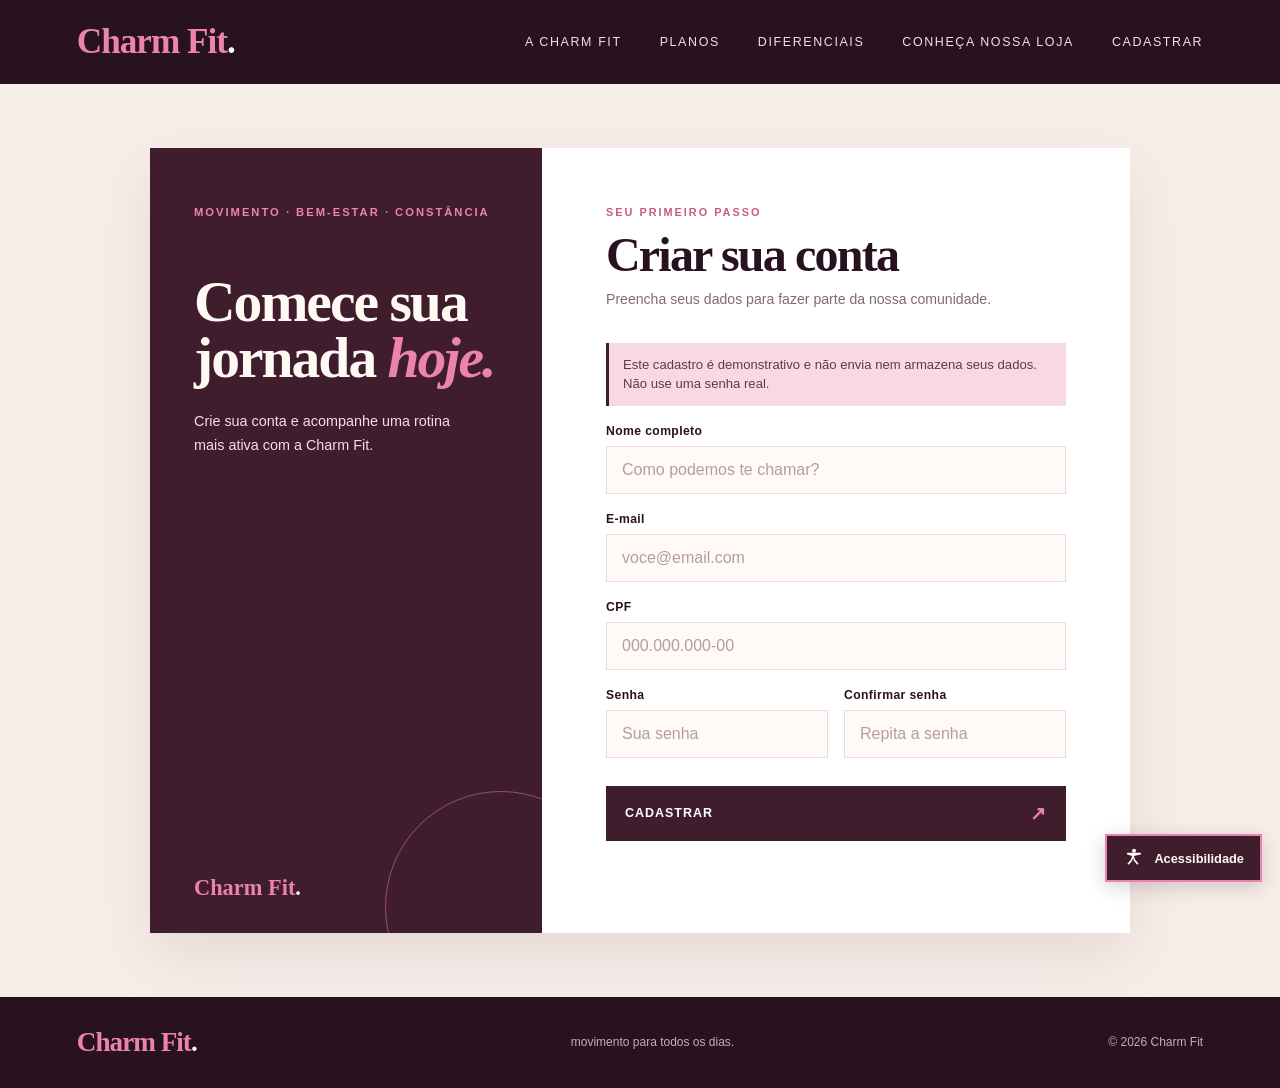
<file: cadastro.html>
<!DOCTYPE html>
<html lang="pt-BR">
<head>
  <meta charset="UTF-8">
  <meta name="viewport" content="width=device-width, initial-scale=1.0">
  <meta name="description" content="Conheça a Charm Fit: planos, diferenciais, equipe e formas de começar sua rotina de treino.">
  <title>Cadastro | Charm Fit</title>
  <link rel="stylesheet" href="style.css">
  <script src="localizacao.js" defer></script>
  <script src="acessibilidade.js" defer></script>
</head>
<body class="home-pagina unidade-pagina">
  <header>
    <div id="topo">
      <a class="logo" href="index.html" aria-label="Página inicial Charm Fit">Charm Fit<span>.</span></a>
      <nav aria-label="Navegação principal">
        <a href="sobre.html">A Charm Fit</a>
        <a href="planos.html">Planos</a>
        <a href="diferenciais.html">Diferenciais</a>
        <a href="suplementos.html">Conheça nossa loja</a>
        <a href="cadastro.html" aria-current="page">Cadastrar</a>
      </nav>
    </div>
  </header>

  <main>
    <section class="cadastro-main unidade-cadastro" id="cadastro">
      <div class="cadastro-card">
        <div class="cadastro-introducao">
          <p class="etiqueta">movimento · bem-estar · constância</p>
          <h1>Comece sua jornada <em>hoje.</em></h1>
          <p>Crie sua conta e acompanhe uma rotina mais ativa com a Charm Fit.</p>
          <span class="cadastro-detalhe" aria-hidden="true">Charm Fit<span>.</span></span>
        </div>
        <div class="cadastro-formulario">
          <p class="cadastro-kicker">seu primeiro passo</p>
          <h2>Criar sua conta</h2>
          <p class="cadastro-descricao">Preencha seus dados para fazer parte da nossa comunidade.</p>
          <p class="cadastro-aviso">Este cadastro é demonstrativo e não envia nem armazena seus dados. Não use uma senha real.</p>
          <form id="form-cadastro" method="post">
            <div class="campo"><label for="nome">Nome completo</label><input type="text" id="nome" autocomplete="name" placeholder="Como podemos te chamar?" required></div>
            <div class="campo"><label for="email">E-mail</label><input type="email" id="email" autocomplete="email" placeholder="voce@email.com" required></div>
            <div class="campo"><label for="cpf">CPF</label><input type="text" id="cpf" inputmode="numeric" maxlength="14" autocomplete="off" placeholder="000.000.000-00" required></div>
            <div class="campo-duplo">
              <div class="campo"><label for="senha">Senha</label><input type="password" id="senha" autocomplete="new-password" placeholder="Sua senha" required></div>
              <div class="campo"><label for="confirmar-senha">Confirmar senha</label><input type="password" id="confirmar-senha" autocomplete="new-password" placeholder="Repita a senha" required></div>
            </div>
            <button class="cadastro-botao" type="submit">Cadastrar <span aria-hidden="true">↗</span></button>
            <p id="status-cadastro" class="cadastro-status" aria-live="polite"></p>
          </form>
        </div>
      </div>
    </section>
  </main>

  <footer>
    <a class="logo" href="#topo" aria-label="Voltar ao início">Charm Fit<span>.</span></a>
    <p>movimento para todos os dias.</p>
    <span>© 2026 Charm Fit</span>
  </footer>
</body>
</html>
</file>
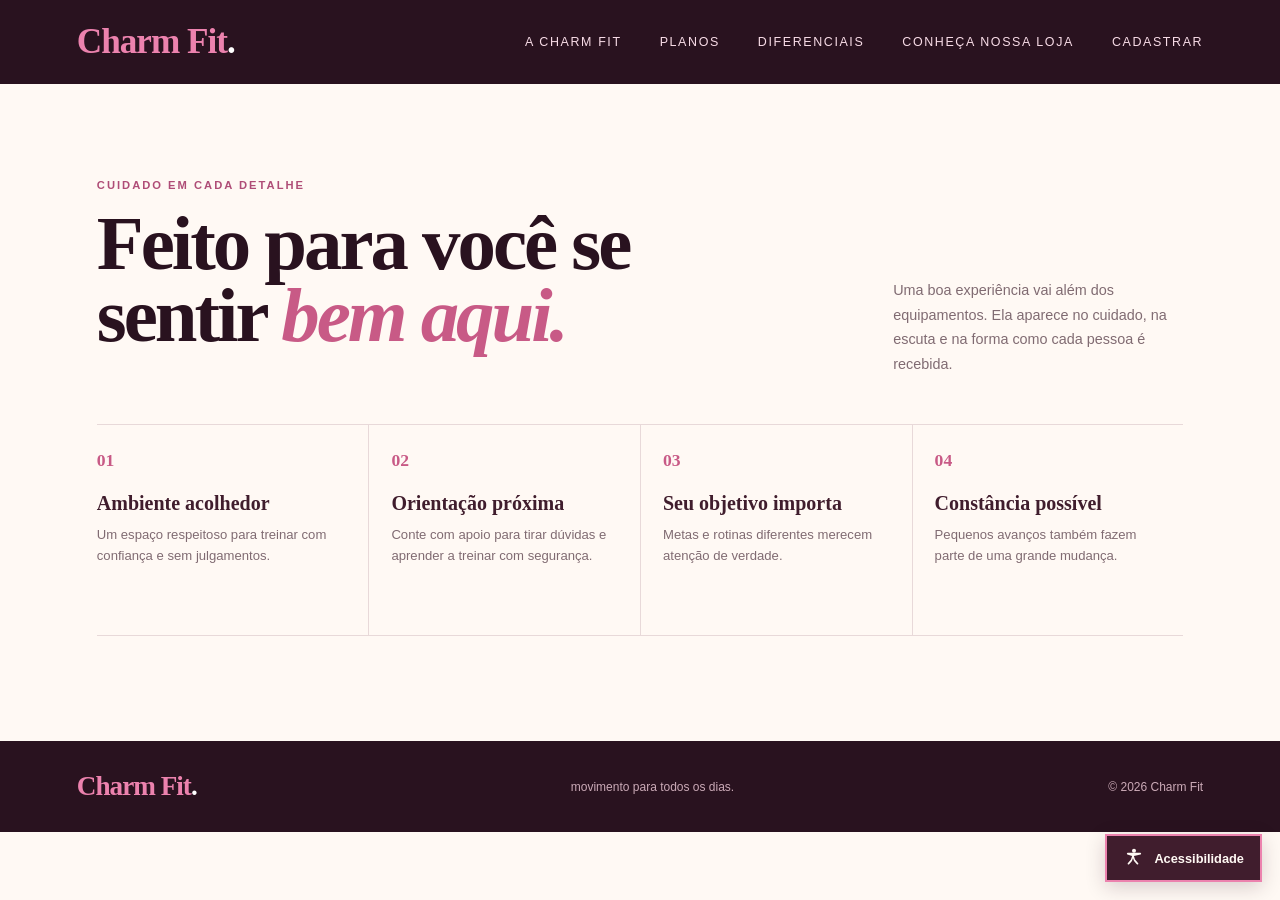
<file: diferenciais.html>
<!DOCTYPE html>
<html lang="pt-BR">
<head>
  <meta charset="UTF-8">
  <meta name="viewport" content="width=device-width, initial-scale=1.0">
  <meta name="description" content="Conheça os diferenciais da Charm Fit, com acolhimento, orientação, ambiente e apoio para sua evolução.">
  <title>Diferenciais | Charm Fit</title>
  <link rel="stylesheet" href="style.css">
  <script src="acessibilidade.js" defer></script>
</head>
<body class="home-pagina">
  <header>
    <div id="topo">
      <a class="logo" href="index.html" aria-label="Página inicial Charm Fit">Charm Fit<span>.</span></a>
      <nav aria-label="Navegação principal">
        <a href="sobre.html">A Charm Fit</a>
        <a href="planos.html">Planos</a>
        <a href="diferenciais.html" aria-current="page">Diferenciais</a>
        <a href="suplementos.html">Conheça nossa loja</a>
        <a href="cadastro.html">Cadastrar</a>
      </nav>
    </div>
  </header>

  <main>
    <section class="home-secao home-diferenciais" id="diferenciais">
      <div class="cabecalho-secao">
        <div>
          <p class="etiqueta">cuidado em cada detalhe</p>
          <h1>Feito para você se sentir <em>bem aqui.</em></h1>
        </div>
        <p class="descricao-secao">Uma boa experiência vai além dos equipamentos. Ela aparece no cuidado, na escuta e na forma como cada pessoa é recebida.</p>
      </div>
      <div class="home-diferenciais-grid">
        <article class="home-diferencial"><span>01</span><h3>Ambiente acolhedor</h3><p>Um espaço respeitoso para treinar com confiança e sem julgamentos.</p></article>
        <article class="home-diferencial"><span>02</span><h3>Orientação próxima</h3><p>Conte com apoio para tirar dúvidas e aprender a treinar com segurança.</p></article>
        <article class="home-diferencial"><span>03</span><h3>Seu objetivo importa</h3><p>Metas e rotinas diferentes merecem atenção de verdade.</p></article>
        <article class="home-diferencial"><span>04</span><h3>Constância possível</h3><p>Pequenos avanços também fazem parte de uma grande mudança.</p></article>
      </div>
    </section>
  </main>

  <footer>
    <a class="logo" href="#topo" aria-label="Voltar ao início">Charm Fit<span>.</span></a>
    <p>movimento para todos os dias.</p>
    <span>© 2026 Charm Fit</span>
  </footer>
</body>
</html>
</file>
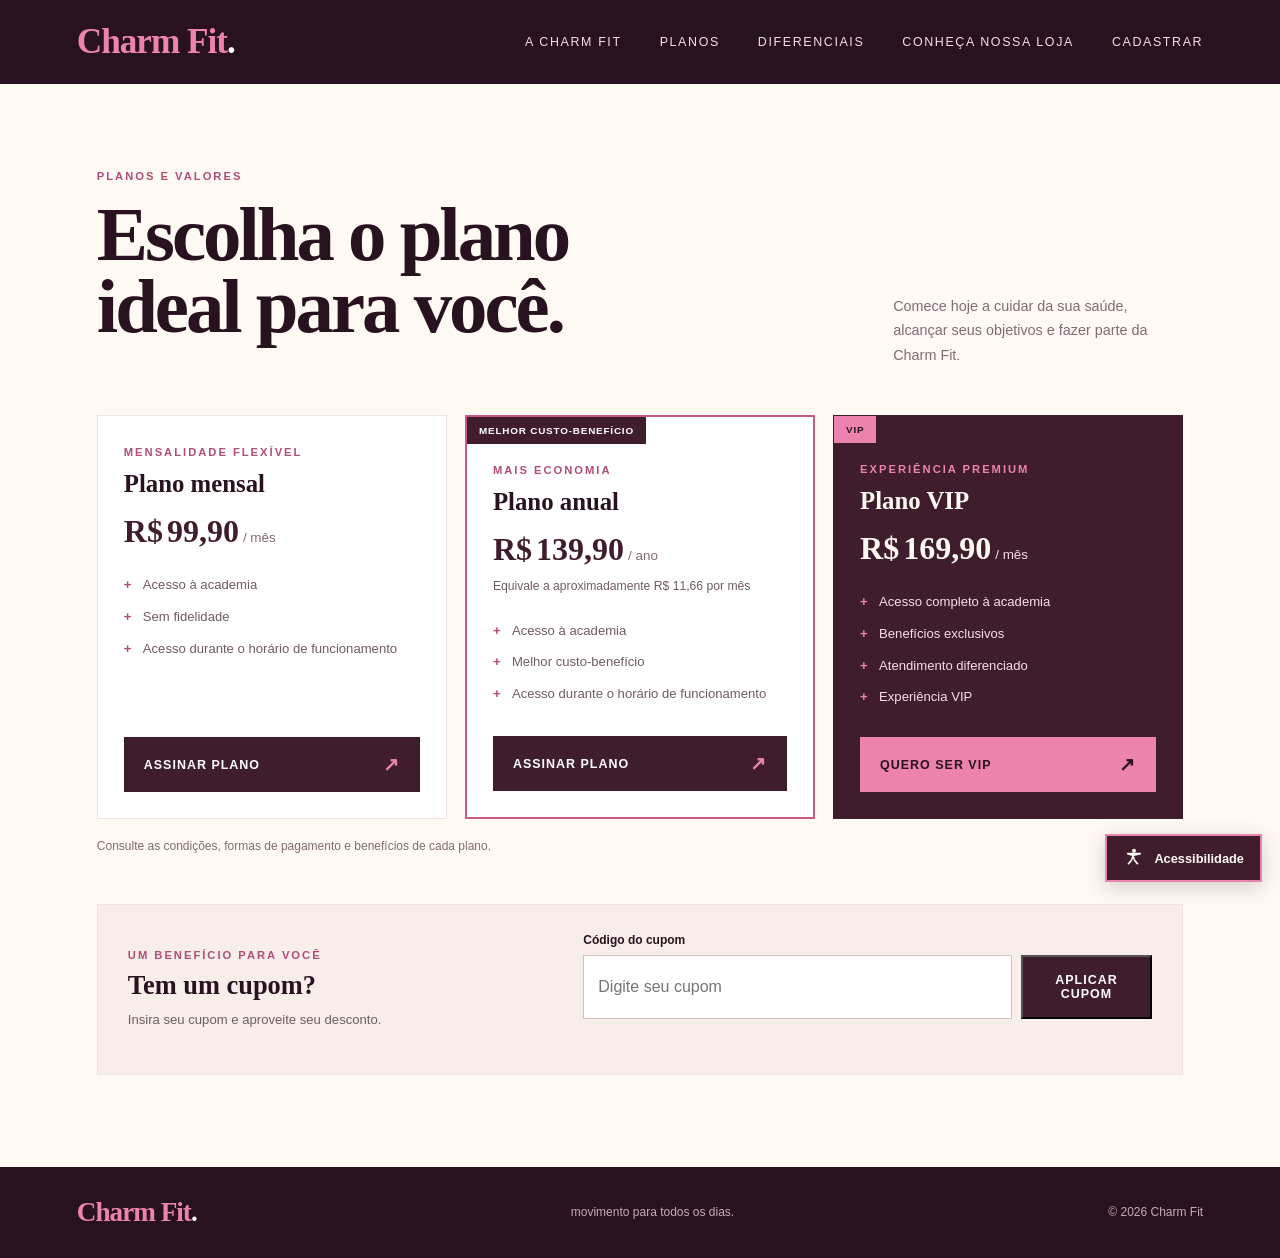
<file: planos.html>
<!DOCTYPE html>
<html lang="pt-BR">
<head>
  <meta charset="UTF-8">
  <meta name="viewport" content="width=device-width, initial-scale=1.0">
  <meta name="description" content="Conheça os planos e valores da Charm Fit para escolher a melhor opção para sua rotina.">
  <title>Planos | Charm Fit</title>
  <link rel="stylesheet" href="style.css">
  <script src="planos.js" defer></script>
  <script src="acessibilidade.js" defer></script>
</head>
<body class="home-pagina">
  <header>
    <div id="topo">
      <a class="logo" href="index.html" aria-label="Página inicial Charm Fit">Charm Fit<span>.</span></a>
      <nav aria-label="Navegação principal">
        <a href="sobre.html">A Charm Fit</a>
        <a href="planos.html" aria-current="page">Planos</a>
        <a href="diferenciais.html">Diferenciais</a>
        <a href="suplementos.html">Conheça nossa loja</a>
        <a href="cadastro.html">Cadastrar</a>
      </nav>
    </div>
  </header>

  <main>
    <section class="home-secao home-planos-valores" id="planos-valores" aria-labelledby="titulo-planos-valores">
      <div class="cabecalho-secao home-planos-valores-cabecalho">
        <div>
          <p class="etiqueta">planos e valores</p>
          <h1 id="titulo-planos-valores">Escolha o plano ideal para você.</h1>
        </div>
        <p class="descricao-secao">Comece hoje a cuidar da sua saúde, alcançar seus objetivos e fazer parte da Charm Fit.</p>
      </div>
      <div class="home-planos-valores-grid">
        <article class="preco-plano" data-valor-centavos="9990">
          <p class="categoria">mensalidade flexível</p>
          <h3>Plano mensal</h3>
          <p class="preco-valor">R$ <span data-preco-atual>99,90</span><span class="preco-ciclo"> / mês</span></p>
          <p class="preco-original" data-preco-original hidden></p>
          <ul class="preco-beneficios">
            <li>Acesso à academia</li>
            <li>Sem fidelidade</li>
            <li>Acesso durante o horário de funcionamento</li>
          </ul>
          <a class="botao preco-botao" href="cadastro.html#cadastro">Assinar plano <span aria-hidden="true">↗</span></a>
        </article>

        <article class="preco-plano preco-plano-anual" data-valor-centavos="13990">
          <span class="preco-selo">Melhor custo-benefício</span>
          <p class="categoria">mais economia</p>
          <h3>Plano anual</h3>
          <p class="preco-valor">R$ <span data-preco-atual>139,90</span><span class="preco-ciclo"> / ano</span></p>
          <p class="preco-equivalente">Equivale a aproximadamente R$ <span data-preco-equivalente>11,66</span> por mês</p>
          <p class="preco-original" data-preco-original hidden></p>
          <ul class="preco-beneficios">
            <li>Acesso à academia</li>
            <li>Melhor custo-benefício</li>
            <li>Acesso durante o horário de funcionamento</li>
          </ul>
          <a class="botao preco-botao" href="cadastro.html#cadastro">Assinar plano <span aria-hidden="true">↗</span></a>
        </article>

        <article class="preco-plano preco-plano-vip" data-valor-centavos="16990">
          <span class="preco-vip-selo">VIP</span>
          <p class="categoria">experiência premium</p>
          <h3>Plano VIP</h3>
          <p class="preco-valor">R$ <span data-preco-atual>169,90</span><span class="preco-ciclo"> / mês</span></p>
          <p class="preco-original" data-preco-original hidden></p>
          <ul class="preco-beneficios">
            <li>Acesso completo à academia</li>
            <li>Benefícios exclusivos</li>
            <li>Atendimento diferenciado</li>
            <li>Experiência VIP</li>
          </ul>
          <a class="botao preco-botao" href="cadastro.html#cadastro">Quero ser VIP <span aria-hidden="true">↗</span></a>
        </article>
      </div>

      <p class="home-planos-valores-nota">Consulte as condições, formas de pagamento e benefícios de cada plano.</p>

      <form class="home-cupom" id="form-cupom">
        <div class="home-cupom-texto">
          <p class="etiqueta">um benefício para você</p>
          <h3>Tem um cupom?</h3>
          <p>Insira seu cupom e aproveite seu desconto.</p>
        </div>
        <div class="home-cupom-controles">
          <label for="codigo-cupom">Código do cupom</label>
          <div class="home-cupom-campo">
            <input id="codigo-cupom" name="cupom" type="text" autocomplete="off" placeholder="Digite seu cupom" aria-describedby="status-cupom">
            <button class="botao" type="submit">Aplicar cupom</button>
          </div>
          <p class="home-cupom-status" id="status-cupom" role="status" aria-live="polite"></p>
        </div>
      </form>
    </section>
  </main>

  <footer>
    <a class="logo" href="#topo" aria-label="Voltar ao início">Charm Fit<span>.</span></a>
    <p>movimento para todos os dias.</p>
    <span>© 2026 Charm Fit</span>
  </footer>
</body>
</html>
</file>
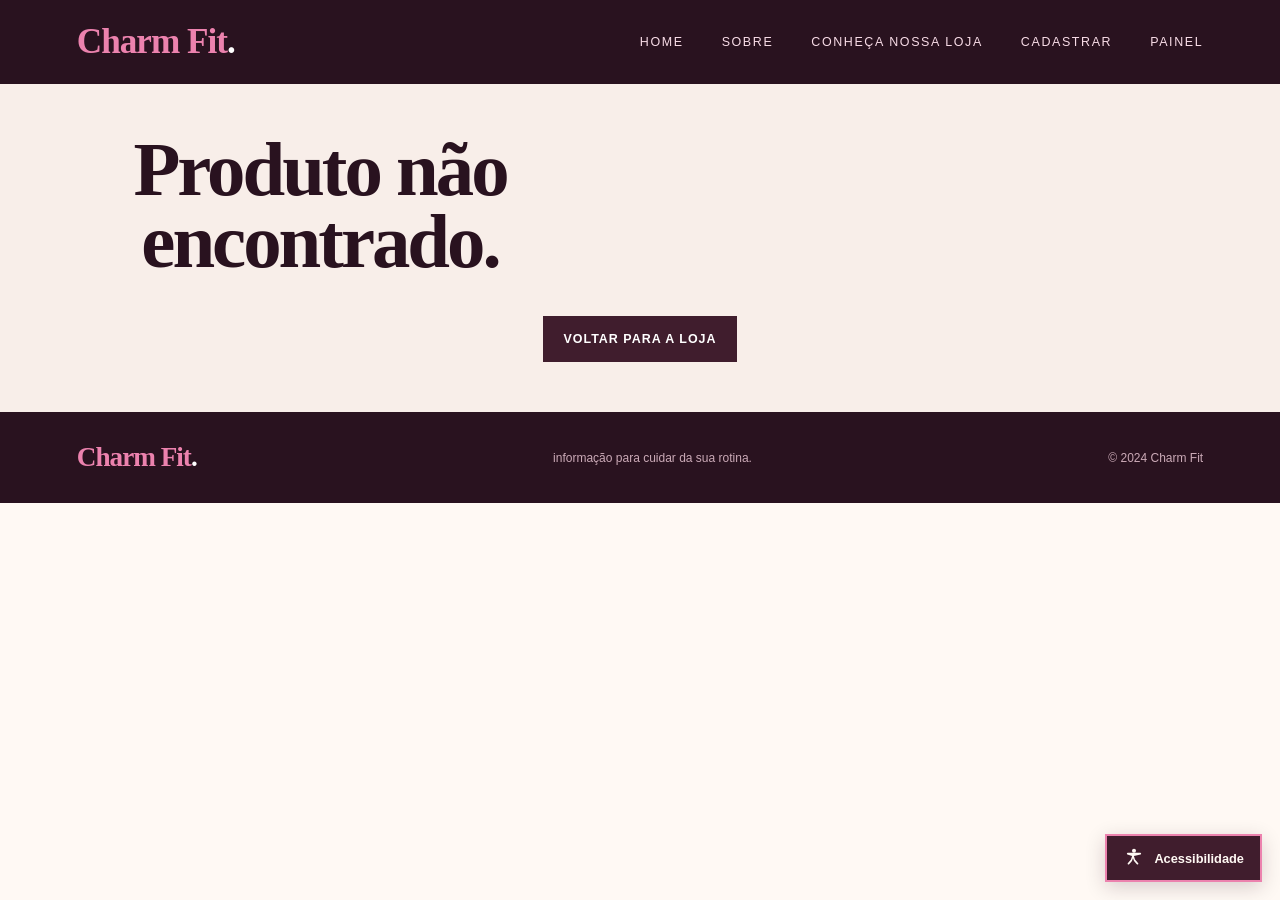
<file: produto.html>
<!DOCTYPE html>
<html lang="pt-BR">
<head>
  <meta charset="UTF-8"><meta name="viewport" content="width=device-width, initial-scale=1.0">
  <meta name="description" content="Detalhes de produtos selecionados da loja Charm Fit.">
  <title>Detalhes do produto | Charm Fit</title>
  <link rel="stylesheet" href="style.css"><script src="suplementos.js" defer></script><script src="acessibilidade.js" defer></script>
</head>
<body class="produto-pagina">
  <header><div id="topo"><a class="logo" href="index.html" aria-label="Página inicial Charm Fit">Charm Fit<span>.</span></a><nav aria-label="Navegação principal"><a href="index.html">Home</a><a href="sobre.html">Sobre</a><a href="suplementos.html">Conheça nossa loja</a><a href="cadastro.html">Cadastrar</a><a href="painel.html">Painel</a></nav></div></header>
  <main id="detalhe-produto"></main>
  <footer><span class="logo">Charm Fit<span>.</span></span><p>informação para cuidar da sua rotina.</p><span>© 2024 Charm Fit</span></footer>
  <script>
    document.addEventListener("DOMContentLoaded", () => {
      const id = new URLSearchParams(location.search).get("id");
      const produto = obterProdutos().find(item => item.id === id);
      const destino = document.querySelector("#detalhe-produto");
      if (!produto) { destino.innerHTML = "<section class='catalogo-vazio'><h1>Produto não encontrado.</h1><a class='botao' href='suplementos.html'>Voltar para a loja</a></section>"; return; }
      document.title = `${produto.nome} | Charm Fit`;
      const mostrarCategoria = !categoriasOcultasNaVitrine.includes(produto.categoria);
      const bloco = (titulo, texto, classe = "") => `<section class="detalhe-bloco ${classe}"><h2>${titulo}</h2><p>${escapar(texto).replace(/\n/g, "<br>")}</p></section>`;
      const suplementos = ["Suplementos", "Proteínas", "Creatina", "Vitaminas", "Minerais", "Pré-treino", "Aminoácidos", "Saúde e bem-estar", "Outros"].includes(produto.categoria);
      const detalhes = suplementos
        ? `<nav class="detalhe-nav" aria-label="Seções do produto"><a href="#resumo">Resumo</a><a href="#serve">Características</a><a href="#nutricional">Informações do rótulo</a><a href="#ingredientes">Ingredientes</a><a href="#advertencias">Advertências</a></nav><div id="resumo">${bloco("Resumo", produto.descricao)}<div id="serve">${bloco("Características", produto.caracteristicas, "ancora")}</div><div id="nutricional">${bloco("Informações do rótulo", produto.tabela, "tabela ancora")}</div><div id="ingredientes">${bloco("Ingredientes", produto.ingredientes, "ancora")}</div><div id="advertencias">${bloco("Advertências", produto.advertencias, "ancora")}</div>${bloco("Fabricante", produto.fabricante, "ancora")}</div>`
        : `<nav class="detalhe-nav" aria-label="Seções do produto"><a href="#resumo">Resumo</a><a href="#detalhes">Detalhes</a></nav><div id="resumo">${bloco("Sobre o produto", produto.descricao)}<div id="detalhes">${bloco("Detalhes", produto.caracteristicas, "ancora")}${produto.tamanhos ? bloco("Tamanhos disponíveis", produto.tamanhos, "ancora") : ""}${produto.cores ? bloco("Cores disponíveis", produto.cores, "ancora") : ""}</div></div>`;
      destino.innerHTML = `<section class="detalhe-cabecalho"><a class="voltar" href="suplementos.html">← voltar para a loja</a><div class="detalhe-grade"><div class="detalhe-foto"><img src="${escapar(produto.imagem || "imagens/treino.jpg")}" alt="${escapar(produto.nome)}" onerror="this.onerror=null;this.src='imagens/treino.jpg'"></div><div class="detalhe-resumo">${mostrarCategoria ? `<p class="etiqueta">${escapar(produto.categoria)}</p>` : ""}<h1>${escapar(produto.nome)}</h1><p class="detalhe-preco">R$ ${escapar(produto.preco)}</p><p class="hero-texto">${escapar(produto.descricao)}</p><p class="detalhe-quantidade">${escapar(produto.quantidade)}${produto.tamanhos ? ` · Tamanhos: ${escapar(produto.tamanhos)}` : ""}${produto.cores ? ` · Cores: ${escapar(produto.cores)}` : ""}</p>${produto.precoOriginal ? `<p class="sem-compra">Preço anterior: R$ ${escapar(produto.precoOriginal)}.</p>` : ""}${produto.linkCompra ? `<a class="botao" href="${escapar(produto.linkCompra)}" target="_blank" rel="noopener noreferrer">Acessar link de compra <span>↗</span></a>` : "<p class='sem-compra'>Produto demonstrativo: não há checkout integrado.</p>"}</div></div></section><section class="detalhe-conteudo"><div class="detalhe-secoes">${detalhes}</div></section>`;
    });
  </script>
</body>
</html>
</file>
<file: style.css>
:root {
  --vinho: #401d2d;
  --vinho-escuro: #29121f;
  --rosa: #ec82ae;
  --rosa-claro: #f9d8e6;
  --creme: #fff9f4;
  --texto: #30242a;
  --verde: #c8d6be;
}

/* Apresentação da unidade Charm Fit */
.unidade-pagina .home-hero,
.unidade-pagina .home-secao,
.unidade-pagina .home-localizacao { scroll-margin-top: 24px; }
.unidade-informacoes { border-top: 1px solid #f0e3e2; border-bottom: 1px solid #f0e3e2; }
.unidade-beneficios { display: grid; gap: 9px; margin: -8px 0 25px; padding: 0; color: #806b72; font-size: .77rem; list-style: none; }
.unidade-beneficios li::before { margin-right: 9px; color: #c85a86; content: "+"; font-weight: bold; }
.unidade-equipe-grid { display: grid; grid-template-columns: repeat(3, minmax(0, 1fr)); gap: 20px; }
.unidade-pessoa { overflow: hidden; background: #fff; border: 1px solid #f0e3e2; transition: transform .25s, box-shadow .25s; }
.unidade-pessoa:hover { box-shadow: 0 16px 30px #401d2d1a; transform: translateY(-5px); }
.unidade-pessoa img { display: block; width: 100%; aspect-ratio: 1.35; object-fit: cover; }
.unidade-pessoa > div { padding: 22px; }
.unidade-pessoa .categoria { margin-bottom: 10px; }
.unidade-pessoa h3 { margin: 0 0 9px; color: var(--vinho-escuro); font: 700 1.35rem Georgia, serif; }
.unidade-pessoa > div > p:last-child { margin: 0; color: #806b72; font-size: .82rem; line-height: 1.6; }
.unidade-depoimentos { background: #f8eee9; }
.unidade-depoimentos-vazio { position: relative; max-width: 760px; padding: 32px 36px; background: #fff; border: 1px solid #f0e3e2; border-left: 4px solid var(--rosa); }
.unidade-depoimentos-vazio > span { display: block; height: 35px; color: #c85a86; font: italic 3.4rem Georgia, serif; }
.unidade-depoimentos-vazio p { margin: 4px 0 20px; color: #6e5b63; font: italic 1.12rem / 1.75 Georgia, serif; }
.unidade-depoimentos-vazio strong { color: var(--vinho); font-size: .78rem; }
.unidade-depoimentos-vazio strong span { color: #806b72; font-weight: normal; }
.unidade-cadastro { min-height: auto; scroll-margin-top: 18px; }
.unidade-cadastro .cadastro-card { grid-template-columns: minmax(260px, .8fr) minmax(360px, 1.2fr); }
.unidade-cadastro .cadastro-introducao h1 { position: relative; z-index: 1; margin: 56px 0 22px; color: #fff9f4; font: 700 clamp(2.5rem, 4.5vw, 4rem) / .98 Georgia, serif; }
.unidade-cadastro .cadastro-introducao h1 em { color: var(--rosa); }
.unidade-cadastro .cadastro-introducao > p:not(.etiqueta) { position: relative; z-index: 1; color: #f8dce7; font-size: .9rem; line-height: 1.7; }
.unidade-cadastro .cadastro-aviso { margin: 0 0 18px; padding: 12px 14px; color: #5b3c49; background: #f9d8e6; border-left: 3px solid var(--vinho); font-size: .82rem; line-height: 1.5; }
.unidade-cadastro .cadastro-status { min-height: 1.5em; margin: 14px 0 0; color: var(--vinho); font-size: .82rem; line-height: 1.5; }
.unidade-cadastro .cadastro-detalhe { color: var(--rosa); font: 700 1.4rem Georgia, serif; }
.unidade-cadastro .cadastro-detalhe span { color: #fff; }

@media (max-width: 900px) {
  .unidade-equipe-grid { grid-template-columns: repeat(2, minmax(0, 1fr)); }
  .unidade-cadastro .cadastro-card { grid-template-columns: 1fr 1.3fr; }
}

@media (max-width: 600px) {
  .unidade-equipe-grid { grid-template-columns: 1fr; }
  .unidade-pessoa img { aspect-ratio: 1.6; }
  .unidade-depoimentos-vazio { padding: 26px 22px; }
  .unidade-cadastro { padding: 46px 5%; }
  .unidade-cadastro .cadastro-card { grid-template-columns: 1fr; }
  .unidade-cadastro .cadastro-introducao { padding: 38px 28px; }
  .unidade-cadastro .cadastro-introducao h1 { margin-top: 32px; }
  .unidade-cadastro .cadastro-formulario { padding: 36px 26px; }
}

@media (prefers-reduced-motion: reduce) {
  .unidade-pessoa { transition: none; }
}

/* Base */
* {
  box-sizing: border-box;
}

html {
  scroll-behavior: smooth;
}

body {
  margin: 0;
  color: var(--texto);
  background: var(--creme);
  font-family: "Trebuchet MS", sans-serif;
}

a {
  color: inherit;
}

main {
  overflow: hidden;
}

h1,
h2,
h3,
p {
  margin-top: 0;
}

/* Cabeçalho */
header {
  padding: 22px 6%;
  color: #fff9f4;
  background: var(--vinho-escuro);
}

#topo {
  display: flex;
  align-items: center;
  justify-content: space-between;
  max-width: 1180px;
  margin: auto;
}

.logo {
  color: var(--rosa);
  font: 700 2.2rem Georgia, serif;
  letter-spacing: -1px;
  text-decoration: none;
}

.logo span {
  color: #fff;
}

nav {
  display: flex;
  gap: clamp(16px, 3vw, 38px);
}

nav a {
  color: #f8dce7;
  font-size: 0.78rem;
  letter-spacing: 1.6px;
  text-decoration: none;
  text-transform: uppercase;
}

nav a:hover,
nav a:focus {
  color: var(--rosa);
}

/* Hero */
.hero {
  display: grid;
  grid-template-columns: 1.05fr 0.95fr;
  align-items: center;
  gap: 70px;
  max-width: 1180px;
  margin: auto;
  padding: 78px 6% 86px;
}

.etiqueta,
.categoria {
  margin: 0 0 17px;
  color: #af4d77;
  font-size: 0.7rem;
  font-weight: bold;
  letter-spacing: 2px;
  text-transform: uppercase;
}

h1 {
  max-width: 600px;
  margin-bottom: 24px;
  color: var(--vinho-escuro);
  font: 700 clamp(3.2rem, 6vw, 5.7rem) / 0.94 Georgia, serif;
  letter-spacing: -3px;
}

h1 em,
h2 em {
  color: #c85a86;
  font-style: italic;
}

.hero-texto {
  max-width: 470px;
  color: #6e5b63;
  font-size: 1.02rem;
  line-height: 1.7;
}

.botao {
  display: inline-flex;
  align-items: center;
  gap: 24px;
  margin-top: 14px;
  padding: 16px 20px;
  color: #fff;
  background: var(--vinho);
  font-size: 0.78rem;
  font-weight: bold;
  letter-spacing: 1px;
  text-decoration: none;
  text-transform: uppercase;
  transition: transform 0.25s, background 0.25s;
}

.botao span {
  color: var(--rosa);
  font-size: 1.2rem;
}

.botao:hover {
  background: #602940;
  transform: translateY(-3px);
}

.hero-destaque {
  position: relative;
  height: 600px;
  padding: 15px;
  background: var(--rosa-claro);
}

.hero-destaque::before {
  position: absolute;
  right: -16px;
  bottom: -16px;
  z-index: -1;
  width: 80%;
  height: 65%;
  background: var(--verde);
  content: "";
}

.hero-destaque img {
  width: 100%;
  height: 100%;
  object-fit: cover;
  object-position: center 35%;
}

.selo {
  position: absolute;
  bottom: 36px;
  left: -38px;
  padding: 18px 25px;
  color: #fff;
  background: var(--vinho);
  font-size: 0.73rem;
  line-height: 1.4;
  letter-spacing: 1px;
  text-transform: uppercase;
}

.selo strong {
  color: var(--rosa);
  font: italic 1.25rem Georgia, serif;
  text-transform: none;
}

/* Indicadores */
.indicadores {
  display: grid;
  grid-template-columns: repeat(3, 1fr);
  gap: 30px;
  padding: 28px 6%;
  background: var(--rosa-claro);
}

.indicadores div {
  display: flex;
  align-items: center;
  justify-content: center;
  gap: 18px;
}

.indicadores strong {
  color: var(--vinho);
  font: 700 2.2rem Georgia, serif;
}

.indicadores span {
  color: #725662;
  font-size: 0.75rem;
  line-height: 1.4;
  letter-spacing: 0.8px;
  text-transform: uppercase;
}

/* Cards */
.conteudo-principal {
  max-width: 1180px;
  margin: auto;
  padding: 95px 6%;
}

.cabecalho-secao {
  display: flex;
  align-items: end;
  justify-content: space-between;
  gap: 40px;
  margin-bottom: 48px;
}

h2 {
  color: var(--vinho-escuro);
  font: 700 clamp(2.2rem, 4vw, 3.8rem) / 0.98 Georgia, serif;
  letter-spacing: -1.8px;
}

.cabecalho-secao h2 {
  margin: 0;
}

.descricao-secao {
  max-width: 290px;
  margin: 0;
  color: #806b72;
  font-size: 0.9rem;
  line-height: 1.7;
}

.secao-cards {
  display: grid;
  grid-template-columns: repeat(3, 1fr);
  gap: 22px;
}

.card {
  overflow: hidden;
  background: #fff;
  border: 1px solid #f0e3e2;
  transition: transform 0.25s, box-shadow 0.25s;
}

.card:hover {
  box-shadow: 0 16px 30px #401d2d1a;
  transform: translateY(-7px);
}

.imagem-card {
  position: relative;
  height: 290px;
}

.imagem-card img {
  width: 100%;
  height: 100%;
  object-fit: cover;
}

.imagem-card span {
  position: absolute;
  top: 14px;
  right: 14px;
  padding: 7px 9px;
  color: var(--vinho);
  background: #fff;
  font: 700 0.8rem Georgia, serif;
}

.card-conteudo {
  padding: 24px;
}

.card .categoria {
  margin-bottom: 10px;
  color: #c85a86;
}

.card h3 {
  margin-bottom: 10px;
  color: var(--vinho-escuro);
  font: 700 1.55rem Georgia, serif;
}

.card p:not(.categoria) {
  min-height: 51px;
  margin-bottom: 22px;
  color: #806b72;
  font-size: 0.86rem;
  line-height: 1.55;
}

.link-card {
  color: var(--vinho);
  font-size: 0.7rem;
  font-weight: bold;
  letter-spacing: 1.2px;
  text-decoration: none;
  text-transform: uppercase;
}

.link-card span {
  display: inline-block;
  margin-left: 8px;
  color: #c85a86;
  font-size: 1rem;
  transition: transform 0.2s;
}

.link-card:hover span {
  transform: translateX(5px);
}

/* Chamada final e rodapé */
.chamada {
  display: grid;
  grid-template-columns: 1.1fr 0.9fr auto;
  align-items: center;
  gap: 40px;
  padding: 62px 6%;
  color: #fff9f4;
  background: var(--vinho);
}

.chamada h2 {
  margin: 0;
  color: #fff9f4;
  font-size: clamp(2rem, 3.5vw, 3.2rem);
}

.chamada > p {
  max-width: 340px;
  margin: 0;
  color: #e9cbd6;
  font-size: 0.9rem;
  line-height: 1.7;
}

.botao-claro {
  color: var(--vinho-escuro);
  background: var(--rosa);
  white-space: nowrap;
}

.botao-claro span {
  color: var(--vinho-escuro);
}

footer {
  display: flex;
  align-items: center;
  justify-content: space-between;
  gap: 20px;
  padding: 30px 6%;
  color: #cbaab7;
  background: var(--vinho-escuro);
  font-size: 0.75rem;
}

footer .logo {
  font-size: 1.7rem;
}

footer p {
  margin: 0;
}

/* Responsividade */
@media (max-width: 760px) {
  header {
    padding: 18px 5%;
  }

  #topo {
    align-items: flex-start;
    flex-direction: column;
    gap: 18px;
  }

  #topo nav {
    width: 100%;
    flex-wrap: wrap;
  }

  nav {
    gap: 12px;
  }

  nav a {
    font-size: 0.75rem;
    letter-spacing: 0.8px;
  }

  .hero {
    grid-template-columns: 1fr;
    gap: 42px;
    padding-top: 55px;
  }

  h1 {
    font-size: 3.7rem;
  }

  .hero-destaque {
    height: 430px;
    margin: 0 15px;
  }

  .indicadores {
    grid-template-columns: 1fr;
    gap: 18px;
    padding: 28px 8%;
  }

  .indicadores div {
    justify-content: flex-start;
  }

  .conteudo-principal {
    padding-top: 68px;
  }

  .cabecalho-secao {
    display: block;
  }

  .descricao-secao {
    margin-top: 20px;
  }

  .secao-cards {
    grid-template-columns: 1fr;
  }

  .imagem-card {
    height: 310px;
  }

  .chamada {
    grid-template-columns: 1fr;
    gap: 22px;
  }

  footer {
    align-items: flex-start;
    flex-direction: column;
  }
}

/* Suplementos */
.suplementos-hero { display: grid; grid-template-columns: 1fr 280px; align-items: center; gap: 50px; max-width: 1180px; margin: auto; padding: 76px 6% 72px; }
.suplementos-hero h1 { margin-bottom: 22px; }
.suplementos-hero-dado { display: grid; place-items: center; aspect-ratio: 1; padding: 30px; color: var(--vinho); background: var(--rosa-claro); border: 14px solid #fff; box-shadow: 16px 16px 0 var(--verde); text-align: center; transform: rotate(4deg); }
.suplementos-hero-dado strong { font: italic 3rem Georgia, serif; }
.suplementos-hero-dado span { display: block; margin-top: 8px; color: #806b72; font-size: .72rem; letter-spacing: 1.5px; text-transform: uppercase; }
.catalogo { max-width: 1180px; margin: auto; padding: 55px 6% 100px; }
.catalogo-topo { display: flex; align-items: end; justify-content: space-between; gap: 20px; }
.catalogo-topo h2 { margin: 0; }
.botao-painel { margin-bottom: 5px; }
.filtros { display: flex; align-items: center; gap: 18px; margin: 42px 0 22px; padding: 16px; background: #f8eee9; }
.busca { display: flex; align-items: center; min-width: 230px; gap: 10px; padding: 13px 15px; background: #fff; border: 1px solid #eadbd9; }
.busca span { color: #c85a86; font-size: 1.4rem; }
.busca input { width: 100%; border: 0; outline: 0; color: var(--texto); font: inherit; }
.categorias { display: flex; flex-wrap: wrap; gap: 8px; }
.filtro-categoria { padding: 10px 12px; color: var(--vinho); background: transparent; border: 1px solid #dfc8ca; cursor: pointer; font: inherit; font-size: .72rem; }
.filtro-categoria.ativo, .filtro-categoria:hover { color: #fff; background: var(--vinho); border-color: var(--vinho); }
.resultado-catalogo { margin: 0 0 18px; color: #806b72; font-size: .8rem; }
.produtos-grid { display: grid; grid-template-columns: repeat(3, 1fr); gap: 22px; }
.produto-card { overflow: hidden; background: #fff; border: 1px solid #f0e3e2; }
.produto-imagem { display: block; position: relative; height: 260px; }
.produto-imagem img { width: 100%; height: 100%; object-fit: cover; }
.produto-imagem span { position: absolute; top: 14px; left: 14px; padding: 7px 9px; color: var(--vinho); background: #fff; font-size: .68rem; font-weight: bold; letter-spacing: 1px; text-transform: uppercase; }
.produto-conteudo { padding: 22px; }
.produto-conteudo h3 { min-height: 48px; margin: 0 0 10px; color: var(--vinho-escuro); font: 700 1.4rem Georgia, serif; }
.produto-conteudo .categoria { margin-bottom: 9px; }
.produto-descricao { min-height: 44px; color: #806b72; font-size: .85rem; line-height: 1.55; }
.produto-meta { display: flex; align-items: end; justify-content: space-between; margin: 20px 0; color: #806b72; font-size: .78rem; }
.produto-meta strong { color: var(--vinho); font: 700 1.55rem Georgia, serif; }
.produto-acoes { display: flex; align-items: center; justify-content: space-between; gap: 12px; }
.botao-comprar { margin: 0; padding: 11px 13px; font-size: .68rem; }
.catalogo-vazio { padding: 50px 20px; background: #f8eee9; text-align: center; }
.catalogo-vazio h3 { color: var(--vinho); font: 1.5rem Georgia, serif; }

/* Detalhe do produto */
.detalhe-cabecalho { max-width: 1180px; margin: auto; padding: 50px 6% 76px; }
.voltar { color: var(--vinho); font-size: .72rem; font-weight: bold; letter-spacing: 1px; text-decoration: none; text-transform: uppercase; }
.detalhe-grade { display: grid; grid-template-columns: .9fr 1.1fr; align-items: center; gap: 65px; margin-top: 34px; }
.detalhe-foto { height: 480px; padding: 15px; background: var(--rosa-claro); }
.detalhe-foto img { width: 100%; height: 100%; object-fit: cover; }
.detalhe-resumo h1 { margin-bottom: 22px; font-size: clamp(2.7rem, 5vw, 5rem); }
.detalhe-preco { margin: 0 0 18px; color: var(--vinho); font: 700 2.1rem Georgia, serif; }
.detalhe-quantidade { color: #806b72; font-size: .8rem; }
.sem-compra { color: #806b72; font-size: .78rem; }
.detalhe-conteudo { padding: 0 6% 100px; background: #f8eee9; }
.detalhe-nav { display: flex; flex-wrap: wrap; gap: 25px; max-width: 1180px; margin: auto; padding: 23px 0; border-bottom: 1px solid #e3cecc; }
.detalhe-nav a { color: var(--vinho); font-size: .72rem; font-weight: bold; text-decoration: none; text-transform: uppercase; }
.detalhe-secoes { max-width: 760px; margin: auto; padding-top: 45px; }
.detalhe-bloco { padding: 22px 0; border-bottom: 1px solid #e3cecc; scroll-margin-top: 20px; }
.detalhe-bloco h2 { margin: 0 0 13px; font-size: 2rem; }
.detalhe-bloco p { color: #6e5b63; font-size: .92rem; line-height: 1.8; white-space: normal; }
.uso-destaques { display: grid; grid-template-columns: repeat(2, 1fr); gap: 12px; margin: 25px 0; }
.uso-destaques article { padding: 19px; background: #fff; border-left: 3px solid var(--rosa); }
.uso-destaques strong { color: var(--vinho); font-size: .85rem; }
.uso-destaques p { margin: 10px 0 0; color: #806b72; font-size: .8rem; line-height: 1.55; }

/* Página inicial Charm Fit */
.home-pagina header { position: relative; z-index: 2; }
.home-pagina #topo { gap: 30px; }
.home-pagina nav { align-items: center; }
.home-pagina nav a { white-space: nowrap; }
.home-hero { display: grid; grid-template-columns: 1fr 0.95fr; align-items: center; gap: 7%; max-width: 1320px; min-height: 650px; margin: auto; padding: 75px 6% 90px; }
.home-hero-conteudo { padding: 25px 0; animation: home-aparecer .7s ease both; }
.home-hero h1 { max-width: 610px; font-size: clamp(3.4rem, 6vw, 6rem); }
.home-hero .hero-texto { max-width: 490px; }
.home-hero-acoes { display: flex; align-items: center; flex-wrap: wrap; gap: 25px; }
.home-hero-acoes .botao { margin-top: 18px; }
.home-link { display: inline-flex; align-items: center; gap: 10px; color: var(--vinho); font-size: .72rem; font-weight: bold; letter-spacing: 1px; text-decoration: none; text-transform: uppercase; }
.home-link span { color: #c85a86; font-size: 1rem; }
.home-hero-nota { display: flex; align-items: center; gap: 12px; margin-top: 44px; color: #806b72; font-size: .78rem; }
.home-hero-nota span { color: #c85a86; font-size: 1.2rem; }
.home-hero-foto { position: relative; height: 510px; padding: 14px; background: var(--rosa-claro); animation: home-aparecer .7s .12s ease both; }
.home-hero-foto::before { position: absolute; right: -18px; bottom: -18px; z-index: -1; width: 65%; height: 55%; background: var(--verde); content: ""; }
.home-hero-foto > img { width: 100%; height: 100%; object-fit: cover; object-position: center; }
.home-foto-legenda { position: absolute; bottom: 42px; left: -32px; display: grid; gap: 3px; min-width: 170px; padding: 17px 22px; color: #fff; background: var(--vinho); font-size: .7rem; letter-spacing: 1.4px; text-transform: uppercase; }
.home-foto-legenda strong { color: var(--rosa); font: italic 1.35rem Georgia, serif; letter-spacing: 0; text-transform: none; }
.home-foto-numero { position: absolute; right: 27px; bottom: 28px; color: #fff; font: 700 1rem Georgia, serif; text-shadow: 0 1px 8px #29121f80; }
.home-foto-numero span { color: #f9d8e6; font-size: .72rem; }
.home-faixa { display: grid; grid-template-columns: repeat(3, 1fr); gap: 24px; padding: 28px 8%; background: var(--rosa-claro); }
.home-faixa > div { display: flex; align-items: center; justify-content: center; gap: 17px; }
.home-faixa strong { color: var(--vinho); font: 700 2rem Georgia, serif; }
.home-faixa span { color: #725662; font-size: .72rem; line-height: 1.5; letter-spacing: .8px; text-transform: uppercase; }
.home-secao { max-width: 1240px; margin: auto; padding: 100px 6%; }
.home-sobre { display: grid; grid-template-columns: .9fr 1.1fr; align-items: center; gap: 9%; }
.home-sobre-imagem { position: relative; height: 440px; padding: 13px; background: #f8eee9; }
.home-sobre-imagem::after { position: absolute; top: -17px; left: -17px; z-index: -1; width: 42%; height: 40%; background: var(--verde); content: ""; }
.home-sobre-imagem img { width: 100%; height: 100%; object-fit: cover; }
.home-sobre-imagem span { position: absolute; right: -24px; bottom: 28px; padding: 13px 17px; color: #fff; background: var(--vinho); font-size: .68rem; letter-spacing: 1px; text-transform: uppercase; }
.home-sobre-texto h2, .home-localizacao h2, .home-equipe h2 { margin-bottom: 23px; }
.home-sobre-texto > p:not(.etiqueta), .home-localizacao-conteudo > p:not(.etiqueta), .home-equipe-conteudo > p:not(.etiqueta) { color: #6e5b63; font-size: .92rem; line-height: 1.8; }
.home-sobre-texto .link-card { display: inline-block; margin-top: 14px; }
.home-planos { background: #f8eee9; }
.home-planos-inner { padding-top: 92px; padding-bottom: 96px; }
.home-planos .cabecalho-secao { margin-bottom: 42px; }
.home-planos-grid { display: grid; grid-template-columns: repeat(3, minmax(0, 1fr)); align-items: stretch; gap: 18px; }
.home-plano { position: relative; display: flex; flex-direction: column; min-height: 295px; padding: 29px 26px; background: #fff; border: 1px solid #f0e3e2; }
.home-plano h3 { margin: 0 0 13px; color: var(--vinho-escuro); font: 700 1.55rem Georgia, serif; }
.home-plano > p:not(.categoria) { margin-bottom: 28px; color: #806b72; font-size: .85rem; line-height: 1.65; }
.home-plano .home-plano-valor { margin: auto 0 14px; color: var(--vinho); font-size: .78rem; font-weight: bold; }
.home-plano .categoria { margin-bottom: 17px; }
.home-plano .link-card { margin-top: auto; }
.home-plano-destaque { color: #fff9f4; background: var(--vinho); border-color: var(--vinho); }
.home-plano-destaque h3 { color: #fff9f4; }
.home-plano-destaque > p:not(.categoria) { color: #e9cbd6; }
.home-plano-destaque .categoria { color: var(--rosa); }
.home-plano-destaque .link-card { color: #fff9f4; }
.home-plano-selo { position: absolute; top: 0; right: 0; padding: 8px 11px; color: var(--vinho); background: var(--rosa); font-size: .58rem; font-weight: bold; letter-spacing: .8px; text-transform: uppercase; }
.home-planos-nota { margin: 18px 0 0; color: #806b72; font-size: .75rem; }
.home-diferenciais { padding-top: 95px; padding-bottom: 105px; }
.home-diferenciais .cabecalho-secao { align-items: end; }
.home-diferenciais-grid { display: grid; grid-template-columns: repeat(4, 1fr); border-top: 1px solid #e8d9d9; border-bottom: 1px solid #e8d9d9; }
.home-diferencial { min-height: 210px; padding: 25px 22px 23px 0; }
.home-diferencial + .home-diferencial { padding-left: 22px; border-left: 1px solid #e8d9d9; }
.home-diferencial > span { color: #c85a86; font: 700 1.1rem Georgia, serif; }
.home-diferencial h3 { margin: 21px 0 9px; color: var(--vinho); font: 700 1.25rem Georgia, serif; }
.home-diferencial p { margin: 0; color: #806b72; font-size: .82rem; line-height: 1.6; }
.home-equipe { display: grid; grid-template-columns: .95fr 1.05fr; align-items: stretch; background: var(--vinho); }
.home-equipe-foto { min-height: 530px; }
.home-equipe-foto img { display: block; width: 100%; height: 100%; object-fit: cover; }
.home-equipe-conteudo { align-self: center; max-width: 650px; padding: 70px 11%; color: #fff9f4; }
.home-equipe-conteudo .etiqueta { color: var(--rosa); }
.home-equipe h2 { color: #fff9f4; }
.home-equipe h2 em { color: var(--rosa); }
.home-equipe-conteudo > p:not(.etiqueta) { color: #e9cbd6; }
.home-equipe-pontos { display: grid; gap: 12px; margin: 28px 0 18px; }
.home-equipe-pontos span { display: flex; align-items: center; gap: 13px; color: #f8dce7; font-size: .78rem; }
.home-equipe-pontos strong { color: var(--rosa); font: 700 .9rem Georgia, serif; }
.home-equipe .botao { margin-top: 12px; }
.home-manifesto { padding: 90px 8% 96px; text-align: center; background: var(--rosa-claro); }
.home-manifesto h2 { max-width: 850px; margin: 18px auto; font-size: clamp(2.1rem, 4vw, 3.7rem); }
.home-manifesto > p:last-child { max-width: 560px; margin: 0 auto; color: #725662; font-size: .9rem; line-height: 1.7; }
.home-localizacao { display: grid; grid-template-columns: minmax(0, 1.35fr) minmax(0, 1fr); align-items: stretch; gap: 26px; max-width: 1240px; margin: auto; padding: 100px 6%; }
.home-localizacao-foto { position: relative; min-height: 420px; padding: 12px; background: #f8eee9; }
.home-localizacao-foto img { position: absolute; inset: 12px; display: block; width: calc(100% - 24px); height: calc(100% - 24px); object-fit: cover; }
.home-localizacao-foto span { position: absolute; right: -18px; bottom: 25px; padding: 14px 18px; color: #fff; background: var(--vinho); font-size: .67rem; letter-spacing: .8px; text-transform: uppercase; }
.home-localizacao-conteudo { display: flex; min-width: 0; flex-direction: column; justify-content: center; gap: 18px; }
.home-localizacao-conteudo h2 { margin: 0; font-size: clamp(1.8rem, 3vw, 2.7rem); }
.home-localizacao-cards { display: grid; gap: 14px; }
.home-localizacao-card { min-width: 0; padding: 18px 20px; background: #fff; border: 1px solid #f0e3e2; }
.home-localizacao-card h3 { display: flex; align-items: center; gap: 9px; margin: 0 0 12px; color: var(--vinho); font: 700 1.08rem Georgia, serif; }
.home-localizacao-card h3 span { font-family: "Trebuchet MS", sans-serif; font-size: 1rem; }
.home-localizacao-endereco { margin: 0; color: #6e5b63; font-size: .85rem; line-height: 1.6; }
.home-localizacao-acoes { display: flex; flex-wrap: wrap; gap: 8px; margin-top: 14px; }
.home-localizacao-acao { justify-content: center; margin: 0; padding: 10px 12px; border: 0; cursor: pointer; font-size: .64rem; letter-spacing: .6px; }
.home-localizacao-acao:hover { transform: translateY(-2px); }
.home-localizacao-acao span { color: var(--rosa); font-size: 1rem; }
.home-localizacao-feedback { min-height: 15px; margin: 8px 0 0; color: #af4d77; font-size: .68rem; }
.home-localizacao-horarios { display: grid; gap: 8px; margin: 0; color: #6e5b63; font-size: .8rem; }
.home-localizacao-horarios div { display: flex; justify-content: space-between; gap: 12px; }
.home-localizacao-horarios dd { margin: 0; color: var(--vinho); font-weight: bold; text-align: right; }
.home-localizacao-aulas { display: flex; width: 100%; justify-content: space-between; margin-top: 14px; }
.home-localizacao-conteudo .botao { margin-top: 11px; }
.home-link-local { display: flex; width: max-content; margin-top: 23px; }
.home-chamada { display: grid; grid-template-columns: 1.05fr .95fr auto; align-items: center; gap: 38px; padding: 58px 6%; color: #fff9f4; background: var(--vinho); }
.home-chamada .etiqueta { color: var(--rosa); }
.home-chamada h2 { margin: 0; color: #fff9f4; font-size: clamp(2rem, 3.5vw, 3.2rem); }
.home-chamada h2 em { color: var(--rosa); }
.home-chamada > p { max-width: 350px; margin: 0; color: #e9cbd6; font-size: .88rem; line-height: 1.7; }
.home-chamada .botao { margin-top: 0; }
.home-pagina footer .logo { text-decoration: none; }
@keyframes home-aparecer { from { opacity: 0; transform: translateY(14px); } to { opacity: 1; transform: translateY(0); } }

@media (prefers-reduced-motion: reduce) {
  .home-hero-conteudo, .home-hero-foto { animation: none; }
}

@media (max-width: 900px) {
  .home-pagina #topo { align-items: flex-start; flex-direction: column; gap: 18px; }
  .home-pagina nav { flex-wrap: wrap; gap: 12px 20px; }
  .home-hero { min-height: 0; gap: 5%; padding-top: 62px; }
  .home-hero-foto { height: 430px; }
  .home-sobre, .home-localizacao { gap: 6%; }
  .home-sobre-imagem { height: 370px; }
  .home-diferenciais-grid { grid-template-columns: repeat(2, 1fr); }
  .home-diferencial:nth-child(3) { padding-left: 0; border-left: 0; border-top: 1px solid #e8d9d9; }
  .home-diferencial:nth-child(4) { border-top: 1px solid #e8d9d9; }
  .home-equipe-conteudo { padding-right: 8%; padding-left: 8%; }
  .home-chamada { grid-template-columns: 1fr 1fr; }
  .home-chamada .botao { grid-column: 1 / -1; justify-self: start; }
}

@media (max-width: 600px) {
  .home-pagina #topo { align-items: center; }
  .home-pagina nav { display: flex; width: 100%; gap: 12px 17px; }
  .home-pagina nav a { font-size: .75rem; }
  .home-hero { grid-template-columns: 1fr; gap: 38px; padding: 48px 6% 62px; }
  .home-hero h1 { font-size: clamp(3.15rem, 14vw, 4.1rem); letter-spacing: -2px; }
  .home-hero-acoes { align-items: flex-start; flex-direction: column; gap: 17px; }
  .home-hero-nota { align-items: flex-start; margin-top: 29px; line-height: 1.5; }
  .home-hero-foto { height: 370px; margin: 0 10px; }
  .home-foto-legenda { left: -12px; bottom: 25px; }
  .home-faixa { grid-template-columns: 1fr; gap: 17px; padding: 24px 9%; }
  .home-faixa > div { justify-content: flex-start; }
  .home-faixa strong { min-width: 36px; }
  .home-secao { padding: 70px 6%; }
  .home-sobre, .home-localizacao { grid-template-columns: 1fr; gap: 42px; }
  .home-sobre-imagem { height: 330px; margin-right: 10px; }
  .home-sobre-imagem span { right: -10px; }
  .home-planos-inner { padding-top: 70px; padding-bottom: 72px; }
  .home-planos-grid { grid-template-columns: 1fr; gap: 13px; }
  .home-plano { min-height: 250px; }
  .home-diferenciais .cabecalho-secao { display: block; }
  .home-diferenciais-grid { grid-template-columns: 1fr; }
  .home-diferencial, .home-diferencial + .home-diferencial { min-height: 0; padding: 22px 0; border-left: 0; }
  .home-diferencial + .home-diferencial { border-top: 1px solid #e8d9d9; }
  .home-diferencial h3 { margin-top: 12px; }
  .home-equipe { grid-template-columns: 1fr; }
  .home-equipe-foto { min-height: 0; height: 310px; }
  .home-equipe-conteudo { padding: 56px 7%; }
  .home-manifesto { padding: 68px 7%; }
  .home-localizacao { padding-top: 70px; padding-bottom: 72px; }
  .home-localizacao { grid-template-columns: minmax(0, 1.25fr) minmax(0, 1fr); gap: 10px; padding-right: 5%; padding-left: 5%; }
  .home-localizacao-foto { min-height: 360px; margin-right: 0; }
  .home-localizacao-foto span { right: 6px; bottom: 17px; left: 6px; padding: 10px 6px; text-align: center; }
  .home-localizacao-conteudo { gap: 11px; }
  .home-localizacao-conteudo .etiqueta { margin-bottom: 0; font-size: .56rem; letter-spacing: .8px; }
  .home-localizacao-conteudo h2 { font-size: 1.35rem; line-height: 1.08; }
  .home-localizacao-cards { gap: 9px; }
  .home-localizacao-card { padding: 12px 10px; }
  .home-localizacao-card h3 { align-items: flex-start; gap: 5px; margin-bottom: 8px; font-size: .76rem; line-height: 1.3; }
  .home-localizacao-card h3 span { flex: 0 0 auto; font-size: .8rem; }
  .home-localizacao-endereco, .home-localizacao-horarios { font-size: .66rem; line-height: 1.5; }
  .home-localizacao-acoes { gap: 5px; margin-top: 10px; }
  .home-localizacao-acao { flex: 1 1 55px; padding: 9px 6px; font-size: .55rem; letter-spacing: 0; }
  .home-localizacao-horarios { gap: 7px; }
  .home-localizacao-horarios div { display: grid; gap: 1px; }
  .home-localizacao-horarios dd { text-align: left; }
  .home-localizacao-aulas { margin-top: 10px; padding: 9px 7px; }
  .home-chamada { grid-template-columns: 1fr; gap: 18px; padding: 48px 6%; }
  .home-chamada .botao { grid-column: auto; }
}

/* Acessibilidade */
.home-acessibilidade { padding-top: 82px; padding-bottom: 88px; }
.home-acessibilidade .cabecalho-secao { align-items: end; }
.home-acessibilidade .descricao-secao { max-width: 480px; }
.home-acessibilidade-grid { display: grid; grid-template-columns: repeat(4, minmax(0, 1fr)); border-top: 1px solid #e8d9d9; border-bottom: 1px solid #e8d9d9; }
.home-acessibilidade-card { min-height: 190px; padding: 23px 20px 24px 0; }
.home-acessibilidade-card + .home-acessibilidade-card { padding-left: 20px; border-left: 1px solid #e8d9d9; }
.home-acessibilidade-card > span { color: #c85a86; font: 700 1rem Georgia, serif; }
.home-acessibilidade-card h3 { margin: 18px 0 9px; color: var(--vinho); font: 700 1.15rem Georgia, serif; }
.home-acessibilidade-card p { margin: 0; color: #806b72; font-size: .82rem; line-height: 1.65; }
.home-acessibilidade-ajuda { grid-column: 1 / -1; min-height: 0; padding-top: 22px; border-top: 1px solid #e8d9d9; border-left: 0 !important; }
.home-acessibilidade-ajuda h3 { margin-top: 10px; }
.home-acessibilidade-ajuda .link-card { display: inline-block; margin-top: 15px; }

.acessibilidade-pular { position: fixed; top: 12px; left: 12px; z-index: 10001; padding: 12px 16px; color: #fff; background: var(--vinho-escuro); transform: translateY(-160%); }
.acessibilidade-pular:focus { transform: translateY(0); }
.acessibilidade-controles { position: fixed; right: 18px; bottom: 18px; z-index: 10000; display: grid; justify-items: end; gap: 10px; font-family: "Trebuchet MS", sans-serif; }
.acessibilidade-abrir { display: inline-flex; align-items: center; justify-content: center; gap: 9px; min-height: 48px; padding: 10px 16px; color: #fff9f4; background: var(--vinho); border: 2px solid var(--rosa); box-shadow: 0 5px 20px #29121f30; cursor: pointer; font: 700 .8rem "Trebuchet MS", sans-serif; }
.acessibilidade-abrir svg { width: 22px; height: 22px; flex: 0 0 auto; fill: currentColor; }
.acessibilidade-painel { width: min(380px, calc(100vw - 28px)); max-height: min(72vh, 620px); overflow-y: auto; padding: 20px; color: var(--texto); background: var(--creme); border: 1px solid #d8bfc2; box-shadow: 0 12px 38px #29121f30; }
.acessibilidade-painel[hidden] { display: none; }
.acessibilidade-painel-cabecalho { display: flex; align-items: flex-start; justify-content: space-between; gap: 12px; margin-bottom: 15px; }
.acessibilidade-painel-cabecalho h2 { margin: 0; color: var(--vinho-escuro); font: 700 1.45rem Georgia, serif; }
.acessibilidade-fechar { min-width: 40px; min-height: 40px; color: var(--vinho); background: transparent; border: 1px solid #d8bfc2; cursor: pointer; font: 1.4rem "Trebuchet MS", sans-serif; }
.acessibilidade-grupo { padding: 14px 0; border-top: 1px solid #eadbd9; }
.acessibilidade-grupo h3 { margin: 0 0 10px; color: var(--vinho); font: 700 .9rem "Trebuchet MS", sans-serif; }
.acessibilidade-acoes { display: flex; flex-wrap: wrap; gap: 8px; }
.acessibilidade-acoes button { min-height: 40px; padding: 9px 11px; color: var(--vinho); background: #fff; border: 1px solid #d8bfc2; cursor: pointer; font: 700 .76rem "Trebuchet MS", sans-serif; }
.acessibilidade-acoes button[aria-pressed="true"] { color: #fff; background: var(--vinho); border-color: var(--vinho); }
.acessibilidade-acoes button:disabled { color: #806b72; background: #f0e8e6; cursor: not-allowed; }
.acessibilidade-status { min-height: 1.4em; margin: 8px 0 0; color: #6e5b63; font-size: .75rem; line-height: 1.4; }

:focus-visible { outline: 3px solid #a83c68 !important; outline-offset: 3px; }
.acessibilidade-cursor-maior, .acessibilidade-cursor-maior * { cursor: url("data:image/svg+xml,%3Csvg xmlns='http://www.w3.org/2000/svg' width='32' height='32' viewBox='0 0 32 32'%3E%3Cpath d='M5 2v24l6-6 4 9 4-2-4-9h9z' fill='white' stroke='black' stroke-width='2'/%3E%3C/svg%3E") 5 2, auto !important; }
.acessibilidade-cursor-maior a, .acessibilidade-cursor-maior button { cursor: url("data:image/svg+xml,%3Csvg xmlns='http://www.w3.org/2000/svg' width='32' height='32' viewBox='0 0 32 32'%3E%3Cpath d='M5 2v24l6-6 4 9 4-2-4-9h9z' fill='white' stroke='black' stroke-width='2'/%3E%3C/svg%3E") 5 2, pointer !important; }
.acessibilidade-reduzir-movimento, .acessibilidade-reduzir-movimento *, .acessibilidade-reduzir-movimento *::before, .acessibilidade-reduzir-movimento *::after { scroll-behavior: auto !important; animation-duration: .01ms !important; animation-iteration-count: 1 !important; transition-duration: .01ms !important; }
.acessibilidade-fonte-simples, .acessibilidade-fonte-simples * { font-family: Arial, Verdana, sans-serif !important; letter-spacing: normal !important; }
.acessibilidade-alto-contraste body, .acessibilidade-alto-contraste body * { color: #fff !important; background-color: #000 !important; border-color: #fff !important; box-shadow: none !important; text-shadow: none !important; }
.acessibilidade-alto-contraste body a { color: #ff0 !important; text-decoration: underline !important; }
.acessibilidade-alto-contraste body button:focus-visible, .acessibilidade-alto-contraste body a:focus-visible { outline-color: #ff0 !important; }
.acessibilidade-alto-contraste body img, .acessibilidade-alto-contraste body iframe, .acessibilidade-alto-contraste body video { background-color: transparent !important; }
.acessibilidade-escala-cinza { filter: grayscale(1); }

@media (max-width: 900px) {
  .home-acessibilidade-grid { grid-template-columns: repeat(2, minmax(0, 1fr)); }
  .home-acessibilidade-card:nth-child(3) { padding-left: 0; border-top: 1px solid #e8d9d9; border-left: 0; }
  .home-acessibilidade-card:nth-child(4) { border-top: 1px solid #e8d9d9; }
  .home-acessibilidade-ajuda { border-top: 1px solid #e8d9d9; }
}
@media (max-width: 600px) {
  .home-acessibilidade { padding-top: 65px; padding-bottom: 70px; }
  .home-acessibilidade .cabecalho-secao { display: block; }
  .home-acessibilidade-grid { grid-template-columns: 1fr; }
  .home-acessibilidade-card, .home-acessibilidade-card + .home-acessibilidade-card { min-height: 0; padding: 20px 0; border-top: 1px solid #e8d9d9; border-left: 0; }
  .home-acessibilidade-card h3 { margin-top: 10px; }
  .home-acessibilidade-ajuda { grid-column: auto; }
  .acessibilidade-controles { right: 10px; bottom: 10px; }
  .acessibilidade-abrir { min-height: 46px; padding: 9px 12px; }
  .acessibilidade-painel { max-height: min(70vh, 560px); padding: 16px; }
}

@media (prefers-reduced-motion: reduce) {
  html { scroll-behavior: auto; }
  *, *::before, *::after { animation-duration: .01ms !important; animation-iteration-count: 1 !important; transition-duration: .01ms !important; }
}

/* Painel */
.painel-main { max-width: 1180px; margin: auto; padding: 62px 6% 100px; }
.painel-topo { display: flex; align-items: end; justify-content: space-between; gap: 30px; margin-bottom: 50px; }
.painel-topo h1 { margin-bottom: 20px; }
.painel-layout { display: grid; grid-template-columns: minmax(300px, .9fr) minmax(300px, 1.1fr); gap: 40px; align-items: start; }
.formulario-produto, .lista-admin { padding: 30px; background: #fff; border: 1px solid #f0e3e2; }
.formulario-produto h2, .lista-admin h2 { margin: 0 0 25px; font: 700 2rem Georgia, serif; color: var(--vinho); }
.campo textarea, .campo select { width: 100%; min-height: 45px; padding: 13px 15px; color: var(--texto); background: #fffaf8; border: 1px solid #eadbd9; font: inherit; resize: vertical; }
.campo textarea { min-height: 88px; }
.form-acoes { display: flex; gap: 12px; align-items: center; }
.form-acoes .cadastro-botao { margin: 0; }
.botao-secundario { padding: 14px 16px; color: var(--vinho); background: transparent; border: 1px solid #d8bfc2; cursor: pointer; font: inherit; font-size: .74rem; }
.mensagem-painel { min-height: 20px; margin: 15px 0 0; color: #8b4b69; font-size: .8rem; }
.lista-admin-topo { display: flex; align-items: center; justify-content: space-between; gap: 15px; }
.lista-admin-topo span { color: #806b72; font-size: .75rem; }
.admin-produto { display: grid; grid-template-columns: 58px 1fr auto; align-items: center; gap: 14px; padding: 14px 0; border-top: 1px solid #f0e3e2; }
.admin-produto img { width: 58px; height: 58px; object-fit: cover; background: var(--rosa-claro); }
.admin-produto strong, .admin-produto span { display: block; }
.admin-produto strong { color: var(--vinho); font-size: .84rem; }
.admin-produto span { margin-top: 5px; color: #806b72; font-size: .72rem; }
.admin-acoes { display: flex; gap: 6px; }
.admin-acoes button { padding: 7px; color: var(--vinho); background: transparent; border: 1px solid #d8bfc2; cursor: pointer; font-size: .68rem; }

@media (max-width: 760px) {
  .suplementos-hero, .detalhe-grade, .painel-layout { grid-template-columns: 1fr; }
  .suplementos-hero { gap: 42px; padding-top: 55px; }
  .suplementos-hero-dado { width: 210px; justify-self: center; }
  .catalogo-topo, .painel-topo { display: block; }
  .catalogo-topo .botao, .painel-topo .botao { margin-top: 24px; }
  .filtros { display: block; }
  .busca { margin-bottom: 14px; }
  .produtos-grid { grid-template-columns: 1fr; }
  .detalhe-foto { height: 340px; }
  .detalhe-nav { gap: 16px; }
  .uso-destaques { grid-template-columns: 1fr; }
  .formulario-produto, .lista-admin { padding: 22px; }
}

/* Cadastro */
.cadastro-main {
  display: flex;
  align-items: center;
  justify-content: center;
  min-height: calc(100vh - 90px);
  padding: 64px 6%;
  background: #f8eee9;
}

.cadastro-card {
  display: grid;
  grid-template-columns: minmax(280px, 0.8fr) minmax(400px, 1.2fr);
  width: min(100%, 980px);
  background: #fff;
  box-shadow: 0 24px 60px #401d2d1a;
}

.cadastro-introducao {
  position: relative;
  overflow: hidden;
  padding: 58px 44px;
  color: #fff9f4;
  background: var(--vinho);
}

.cadastro-introducao::after {
  position: absolute;
  right: -75px;
  bottom: -90px;
  width: 230px;
  height: 230px;
  border: 1px solid #ec82ae80;
  border-radius: 50%;
  content: "";
}

.cadastro-introducao .etiqueta {
  color: var(--rosa);
}

.cadastro-introducao h1 {
  position: relative;
  z-index: 1;
  margin: 56px 0 22px;
  color: #fff9f4;
  font-size: clamp(2.7rem, 5vw, 4.4rem);
  letter-spacing: -2px;
}

.cadastro-introducao h1 em {
  color: var(--rosa);
}

.cadastro-introducao > p:not(.etiqueta) {
  max-width: 280px;
  color: #e9cbd6;
  font-size: 0.94rem;
  line-height: 1.7;
}

.cadastro-detalhe {
  position: absolute;
  bottom: 32px;
  left: 44px;
  color: #ffffff30;
  font: italic 2.6rem Georgia, serif;
}

.cadastro-detalhe span {
  color: var(--rosa);
}

.cadastro-formulario {
  padding: 58px clamp(32px, 5vw, 70px);
}

.cadastro-kicker {
  margin-bottom: 13px;
  color: #c85a86;
  font-size: 0.68rem;
  font-weight: bold;
  letter-spacing: 2px;
  text-transform: uppercase;
}

.cadastro-formulario h2 {
  margin: 0 0 10px;
  font-size: clamp(2rem, 4vw, 3rem);
}

.cadastro-descricao {
  margin-bottom: 32px;
  color: #806b72;
  font-size: 0.88rem;
  line-height: 1.6;
}

.campo-duplo {
  display: grid;
  grid-template-columns: 1fr 1fr;
  gap: 16px;
}

.campo {
  margin-bottom: 18px;
}

.campo label {
  display: block;
  margin-bottom: 8px;
  color: var(--vinho-escuro);
  font-size: 0.76rem;
  font-weight: bold;
  letter-spacing: 0.4px;
}

.campo input {
  width: 100%;
  padding: 14px 15px;
  color: var(--texto);
  background: #fffaf8;
  border: 1px solid #eadbd9;
  border-radius: 0;
  font: inherit;
  outline: none;
  transition: border-color 0.2s, box-shadow 0.2s;
}

.campo input::placeholder {
  color: #b59ca4;
}

.campo input:focus {
  border-color: var(--rosa);
  box-shadow: 0 0 0 3px #ec82ae26;
}

.cadastro-botao {
  display: flex;
  align-items: center;
  justify-content: space-between;
  width: 100%;
  margin-top: 10px;
  padding: 16px 19px;
  color: #fff;
  background: var(--vinho);
  border: 0;
  cursor: pointer;
  font: inherit;
  font-size: 0.78rem;
  font-weight: bold;
  letter-spacing: 1px;
  text-transform: uppercase;
  transition: background 0.2s, transform 0.2s;
}

.cadastro-botao span {
  color: var(--rosa);
  font-size: 1.2rem;
}

.cadastro-botao:hover,
.cadastro-botao:focus-visible {
  background: #602940;
  transform: translateY(-2px);
}

.cadastro-login {
  margin: 25px 0 0;
  color: #806b72;
  font-size: 0.78rem;
  text-align: center;
}

.cadastro-login a {
  color: var(--vinho);
  font-weight: bold;
  text-decoration: underline;
  text-underline-offset: 3px;
}

@media (max-width: 760px) {
  .cadastro-main {
    min-height: auto;
    padding: 38px 5%;
  }

  .cadastro-card {
    grid-template-columns: 1fr;
  }

  .cadastro-introducao {
    padding: 36px 28px 42px;
  }

  .cadastro-introducao h1 {
    margin-top: 34px;
    font-size: 3rem;
  }

  .cadastro-detalhe {
    display: none;
  }

  .cadastro-formulario {
    padding: 38px 28px 42px;
  }

  .campo-duplo {
    grid-template-columns: 1fr;
    gap: 0;
  }
}

/* Planos e valores */
.home-planos-valores { padding-top: 86px; padding-bottom: 92px; }
.home-planos-valores-cabecalho h2 { max-width: 650px; }
.home-planos-valores-grid { display: grid; grid-template-columns: repeat(3, minmax(0, 1fr)); align-items: stretch; gap: 18px; }
.preco-plano { position: relative; display: flex; min-width: 0; flex-direction: column; padding: 30px 26px 26px; background: #fff; border: 1px solid #f0e3e2; }
.preco-plano .categoria { margin-bottom: 12px; }
.preco-plano h3 { margin: 0 0 15px; color: var(--vinho-escuro); font: 700 1.55rem Georgia, serif; }
.preco-valor { display: flex; align-items: baseline; flex-wrap: wrap; gap: 4px; margin: 0; color: var(--vinho); font: 700 2rem Georgia, serif; }
.preco-ciclo { color: #806b72; font: 400 .84rem "Trebuchet MS", sans-serif; }
.preco-original { margin: 6px 0 0; color: #806b72; font-size: .78rem; }
.preco-original:not([hidden]) { display: block; }
.preco-equivalente { margin: 9px 0 0; color: #6e5b63; font-size: .76rem; line-height: 1.5; }
.preco-beneficios { display: grid; gap: 12px; margin: 25px 0 30px; padding: 0; color: #6e5b63; font-size: .82rem; line-height: 1.5; list-style: none; }
.preco-beneficios li { position: relative; padding-left: 19px; }
.preco-beneficios li::before { position: absolute; left: 0; color: #af4d77; content: "+"; font-weight: bold; }
.preco-botao { justify-content: space-between; min-height: 48px; margin-top: auto; }
.preco-selo, .preco-vip-selo { align-self: flex-start; margin: -30px 0 20px -26px; padding: 8px 12px; color: var(--vinho-escuro); background: var(--rosa); font-size: .62rem; font-weight: bold; letter-spacing: .8px; text-transform: uppercase; }
.preco-plano-anual { border: 2px solid #c85a86; }
.preco-plano-anual .preco-selo { color: #fff; background: var(--vinho); }
.preco-plano-vip { color: #fff9f4; background: var(--vinho); border-color: var(--vinho); }
.preco-plano-vip h3, .preco-plano-vip .preco-valor { color: #fff9f4; }
.preco-plano-vip .categoria, .preco-plano-vip .preco-vip-selo { color: var(--rosa); }
.preco-plano-vip .preco-ciclo, .preco-plano-vip .preco-equivalente, .preco-plano-vip .preco-original, .preco-plano-vip .preco-beneficios { color: #f8dce7; }
.preco-plano-vip .preco-beneficios li::before { color: var(--rosa); }
.preco-vip-selo { margin-bottom: 20px; color: var(--vinho-escuro) !important; background: var(--rosa); }
.preco-plano-vip .preco-botao { color: var(--vinho-escuro); background: var(--rosa); }
.preco-plano-vip .preco-botao span { color: var(--vinho-escuro); }
.preco-plano-vip .preco-botao:hover { background: #f3a4c4; }
.home-planos-valores-nota { margin: 18px 0 0; color: #806b72; font-size: .75rem; line-height: 1.6; }
.home-cupom { display: grid; grid-template-columns: minmax(200px, .85fr) minmax(0, 1.15fr); align-items: center; gap: 35px; margin-top: 48px; padding: 28px 30px; background: #f8eee9; border: 1px solid #f0e3e2; }
.home-cupom-texto .etiqueta { margin-bottom: 9px; }
.home-cupom-texto h3 { margin: 0 0 8px; color: var(--vinho-escuro); font: 700 1.65rem Georgia, serif; }
.home-cupom-texto > p:last-child { margin: 0; color: #6e5b63; font-size: .82rem; line-height: 1.6; }
.home-cupom-controles label { display: block; margin-bottom: 8px; color: var(--vinho-escuro); font-size: .75rem; font-weight: bold; }
.home-cupom-campo { display: flex; gap: 9px; }
.home-cupom-campo input { width: 100%; min-width: 0; min-height: 48px; padding: 12px 14px; color: var(--texto); background: #fff; border: 1px solid #d8bfc2; border-radius: 0; font: inherit; }
.home-cupom-campo .botao { justify-content: center; min-height: 48px; margin: 0; cursor: pointer; }
.home-cupom-campo .botao:disabled { opacity: .7; cursor: not-allowed; }
.home-cupom-status { min-height: 1.5em; margin: 8px 0 0; color: #6e5b63; font-size: .76rem; line-height: 1.5; }
.home-cupom-status[data-tipo="sucesso"] { color: #315b38; }
.home-cupom-status[data-tipo="erro"] { color: #9b284c; }

@media (max-width: 900px) {
  .home-planos-valores-grid { grid-template-columns: repeat(2, minmax(0, 1fr)); }
  .preco-plano-vip { grid-column: 1 / -1; }
  .home-cupom { gap: 24px; }
}
@media (max-width: 600px) {
  .home-planos-valores { padding-top: 68px; padding-bottom: 72px; }
  .home-planos-valores .cabecalho-secao { display: block; }
  .home-planos-valores-grid { grid-template-columns: 1fr; gap: 14px; }
  .preco-plano-vip { grid-column: auto; }
  .home-cupom { grid-template-columns: 1fr; gap: 20px; margin-top: 32px; padding: 22px 18px; }
  .home-cupom-campo { flex-direction: column; }
  .home-cupom-campo .botao { width: 100%; }
}

/* Loja Charm Fit */
.loja-pagina { overflow: clip; }
.loja-hero { display: grid; grid-template-columns: 1fr .9fr; align-items: center; gap: 7%; max-width: 1240px; margin: auto; padding: 78px 6% 90px; }
.loja-hero-conteudo h1 { max-width: 610px; margin: 0 0 24px; color: var(--vinho-escuro); font: 700 clamp(3.2rem, 7vw, 6.4rem) / .98 Georgia, serif; letter-spacing: -3px; }
.loja-hero-conteudo h1 em, .loja-secao-topo h2 em { color: #bd557e; font-weight: 400; }
.loja-hero-conteudo > .hero-texto { max-width: 480px; color: #806b72; font-size: .97rem; line-height: 1.8; }
.loja-hero-acoes { display: flex; flex-wrap: wrap; align-items: center; gap: 13px; margin-top: 28px; }
.loja-hero-acoes .botao { margin: 0; }
.loja-carrinho-abrir { display: inline-flex; align-items: center; gap: 10px; min-height: 47px; padding: 12px 15px; color: var(--vinho); background: transparent; border: 1px solid #d8bfc2; cursor: pointer; font: inherit; font-size: .73rem; font-weight: bold; letter-spacing: .5px; }
.loja-carrinho-abrir span { display: grid; width: 23px; height: 23px; place-items: center; color: white; background: var(--vinho); border-radius: 50%; font-size: .68rem; }
.loja-nota { margin: 27px 0 0; color: #806b72; font: italic 1rem Georgia, serif; }
.loja-hero-foto { position: relative; min-height: 490px; padding: 14px; background: #f8eee9; box-shadow: 18px 18px 0 var(--rosa-claro); }
.loja-hero-foto img { display: block; width: 100%; height: 490px; object-fit: cover; object-position: center 38%; }
.loja-hero-foto span { position: absolute; right: -20px; bottom: 34px; padding: 14px 18px; color: white; background: var(--vinho); font: italic 1rem Georgia, serif; }
.loja-destaques { padding: 68px max(6%, calc((100% - 1060px) / 2)) 74px; background: #f8eee9; }
.loja-destaques[hidden] { display: none; }
.loja-secao-topo { display: flex; align-items: end; justify-content: space-between; gap: 25px; max-width: 1180px; margin: 0 auto 30px; }
.loja-secao-topo h2 { margin: 0; color: var(--vinho-escuro); font: 700 clamp(2rem, 4vw, 3.3rem) / 1.05 Georgia, serif; }
.loja-secao-topo > p { max-width: 300px; margin: 0; color: #806b72; font-size: .82rem; line-height: 1.7; }
.destaques-grid { display: grid; grid-template-columns: repeat(2, minmax(0, 1fr)); gap: 15px; max-width: 1180px; margin: auto; }
.destaque-card { display: grid; grid-template-columns: 130px 1fr; min-height: 155px; overflow: hidden; background: white; border: 1px solid #f0e3e2; }
.destaque-card img { width: 130px; height: 100%; min-height: 155px; object-fit: cover; }
.destaque-card > div { padding: 17px 20px; }
.destaque-card > div > span { color: #bd557e; font-size: .63rem; font-weight: bold; letter-spacing: 1px; text-transform: uppercase; }
.destaque-card h3 { margin: 8px 0; color: var(--vinho); font: 700 1.2rem Georgia, serif; }
.destaque-card p { margin: 0 0 9px; color: #806b72; font-size: .8rem; }
.destaque-card p del { margin-right: 6px; color: #9a888d; }
.destaque-card p strong { color: var(--vinho); font-size: 1rem; }
.destaque-card a { color: var(--vinho); font-size: .7rem; font-weight: bold; text-decoration: none; }
.loja-catalogo { padding-top: 77px; }
.loja-intro-categorias { display: flex; flex-wrap: wrap; gap: 9px; margin-top: 30px; }
.loja-intro-categorias span { padding: 9px 12px; color: #735c65; background: #f8eee9; font-size: .66rem; letter-spacing: .5px; }
.loja-filtros { display: grid; gap: 23px; margin: 27px 0 25px; padding: clamp(20px, 3vw, 32px); background: linear-gradient(135deg, #fbf3ef, #f8eee9); border: 1px solid #f0e3e2; border-radius: 22px; box-shadow: 0 12px 34px #401d2d0a; }
.loja-filtros .busca { width: 100%; min-width: 0; min-height: 60px; gap: 13px; padding: 12px 20px; background: #fff; border: 1px solid #e8d5d7; border-radius: 14px; box-shadow: 0 3px 12px #401d2d08; }
.loja-filtros .busca:focus-within { border-color: #bd557e; box-shadow: 0 0 0 3px #ec82ae30; }
.loja-filtros .busca span { font-size: 1.65rem; }
.loja-filtros .busca input { min-width: 0; font-size: 1rem; }
.loja-filtros .busca input::placeholder { color: #927f85; opacity: 1; }
.loja-filtros .categorias { gap: 10px; }
.loja-filtros .filtro-categoria { min-height: 46px; padding: 11px 18px; color: var(--vinho); background: #fffaf8; border: 1px solid #e3cdd1; border-radius: 999px; font-size: .86rem; line-height: 1.3; transition: color .2s, background-color .2s, border-color .2s, transform .2s, box-shadow .2s; }
.loja-filtros .filtro-categoria:hover { border-color: #bd557e; box-shadow: 0 4px 12px #401d2d10; transform: translateY(-1px); }
.loja-filtros .filtro-categoria.ativo { color: #fff; background: var(--vinho); border-color: var(--vinho); box-shadow: 0 5px 14px #401d2d20; }
.loja-filtros .filtro-categoria:focus-visible, .loja-filtros select:focus-visible, .loja-filtros input:focus-visible { outline: 3px solid #ec82ae80; outline-offset: 3px; }
.loja-filtros-extras { display: grid; grid-template-columns: minmax(220px, 1fr) minmax(200px, .65fr); align-items: stretch; gap: 16px; }
.loja-filtros .filtro-valor, .loja-filtros .filtro-tamanho { display: grid; min-width: 0; gap: 13px; padding: 18px 20px; color: var(--vinho); background: #fffaf8; border: 1px solid #f0e3e2; border-radius: 15px; font-size: .9rem; font-weight: bold; }
.loja-filtros .filtro-valor > span { display: flex; align-items: baseline; justify-content: space-between; gap: 12px; }
.loja-filtros .filtro-valor output { color: #806b72; font-size: .88rem; font-weight: normal; white-space: nowrap; }
.loja-filtros .filtro-valor input { width: 100%; height: 24px; margin: 0; accent-color: #bd557e; cursor: pointer; }
.loja-filtros .filtro-tamanho select { width: 100%; min-height: 48px; padding: 10px 14px; color: var(--vinho); background: #fff; border: 1px solid #dfc8ca; border-radius: 11px; font: inherit; font-size: .9rem; }
.loja-filtros-extras[hidden], .conteudo-saude[hidden], .saude-dica[hidden], #saude-vazio[hidden] { display: none; }
.conteudo-saude { margin: 28px 0 26px; }
.saude-apresentacao { display: grid; grid-template-columns: minmax(0, 1fr) minmax(210px, 290px); align-items: center; gap: 30px; padding: clamp(22px, 4vw, 38px); background: #f8eee9; border: 1px solid #f0e3e2; border-radius: 20px; }
.saude-apresentacao h2 { margin: 0 0 14px; color: var(--vinho-escuro); font: 700 clamp(2rem, 4.5vw, 3.3rem) / 1.05 Georgia, serif; }
.saude-apresentacao h2 em { color: #bd557e; font-weight: 400; }
.saude-apresentacao > div > p:last-child { max-width: 650px; margin: 0; color: #66535b; font-size: .95rem; line-height: 1.8; }
.saude-apresentacao img { display: block; width: 100%; aspect-ratio: 1.35; object-fit: cover; border-radius: 14px; }
.saude-alerta { margin: 18px 0; padding: 17px 20px; color: #49343e; background: #fffaf8; border: 1px solid #d8bfc2; border-left: 4px solid #8c3658; border-radius: 10px; font-size: .86rem; line-height: 1.75; }
.saude-alerta strong { color: var(--vinho-escuro); }
.filtros-saude { display: flex; flex-wrap: wrap; gap: 9px; margin: 20px 0 12px; }
.filtros-saude button { min-height: 42px; padding: 10px 15px; color: var(--vinho); background: #fffaf8; border: 1px solid #dfc8ca; border-radius: 999px; cursor: pointer; font: inherit; font-size: .82rem; line-height: 1.35; }
.filtros-saude button:hover, .filtros-saude button.ativo { color: #fff; background: var(--vinho); border-color: var(--vinho); }
.filtros-saude button:focus-visible { outline: 3px solid #8c3658; outline-offset: 3px; }
.resultado-saude { margin: 0 0 14px; color: #66535b; font-size: .82rem; }
.saude-grade { display: grid; grid-template-columns: repeat(2, minmax(0, 1fr)); gap: 16px; }
.saude-dica { min-width: 0; padding: clamp(20px, 3vw, 28px); background: #fff; border: 1px solid #eadbd9; border-radius: 16px; box-shadow: 0 6px 20px #401d2d08; }
.saude-dica h3 { margin: 0 0 12px; color: var(--vinho-escuro); font: 700 1.45rem / 1.2 Georgia, serif; }
.saude-dica h4 { margin: 20px 0 8px; color: var(--vinho); font-size: .9rem; line-height: 1.5; }
.saude-dica p, .saude-dica li { color: #51434a; font-size: .84rem; line-height: 1.75; }
.saude-dica p { margin-bottom: 12px; }
.saude-dica ul, .saude-dica ol { display: grid; gap: 8px; margin: 0 0 15px; padding-left: 22px; }
.saude-etiqueta { margin: 0 0 9px !important; color: #8c3658 !important; font-size: .68rem !important; font-weight: bold; letter-spacing: 1.2px; text-transform: uppercase; }
.saude-dica .saude-adaptacao { margin: 16px 0 0; padding: 12px 14px; color: #49343e; background: #fbf3ef; border-radius: 9px; }
.saude-adaptacao strong { color: var(--vinho-escuro); }
.saude-vazio { margin-top: 15px; }
.seletor-variante select { min-height: 39px; padding: 8px 11px; color: var(--vinho); background: white; border: 1px solid #dfc8ca; font: inherit; font-size: .73rem; }
.loja-pagina .produtos-grid { grid-template-columns: repeat(4, minmax(0, 1fr)); gap: 16px; }
.loja-pagina .produtos-grid[hidden] { display: none; }
.loja-pagina .produto-card { display: flex; min-width: 0; flex-direction: column; box-shadow: 0 6px 20px #401d2d09; }
.loja-pagina .produto-imagem { height: auto; aspect-ratio: 1 / 1.08; }
.loja-pagina .produto-imagem img { display: block; }
.loja-pagina .produto-selo { top: 12px; left: 12px; color: white; background: var(--vinho); }
.loja-pagina .produto-imagem .produto-categoria-selo { top: auto; right: 10px; bottom: 10px; left: auto; padding: 6px 8px; font-size: .57rem; letter-spacing: .4px; }
.loja-pagina .produto-conteudo { display: flex; flex: 1; flex-direction: column; padding: 17px; }
.loja-pagina .produto-conteudo h3 { min-height: 42px; font-size: 1.15rem; }
.loja-pagina .produto-descricao { min-height: 54px; font-size: .77rem; }
.loja-pagina .produto-meta { align-items: center; margin: 15px 0; }
.loja-pagina .produto-meta > div { display: grid; justify-items: end; gap: 3px; }
.loja-pagina .produto-meta del { color: #99888d; font-size: .7rem; }
.loja-pagina .produto-meta strong { font-size: 1.22rem; }
.produto-opcoes { margin: 0 0 12px; color: #806b72; font-size: .68rem; line-height: 1.6; }
.produto-opcoes strong { color: var(--vinho); }
.seletor-variante { display: grid; gap: 5px; margin-top: auto; color: var(--vinho); font-size: .66rem; font-weight: bold; }
.seletor-variante select { width: 100%; min-height: 35px; padding: 6px 8px; }
.loja-pagina .produto-acoes { align-items: stretch; gap: 6px; margin-top: 12px; }
.loja-pagina .link-card { align-self: center; font-size: .65rem; }
.loja-pagina .botao-comprar { min-height: 38px; padding: 9px 10px; border: 0; cursor: pointer; font: inherit; font-size: .61rem; }
.loja-aviso { margin: 25px 0 0; padding: 13px 15px; color: #806b72; background: #f8eee9; font-size: .72rem; line-height: 1.65; }
.carrinho-painel { position: fixed; inset: 0 0 0 auto; z-index: 10; display: flex; width: min(440px, 100%); flex-direction: column; padding: 27px; overflow-y: auto; background: var(--creme); box-shadow: -16px 0 45px #29121f30; }
.carrinho-painel[hidden] { display: none; }
.carrinho-cabecalho { display: flex; align-items: center; justify-content: space-between; gap: 18px; padding-bottom: 20px; border-bottom: 1px solid #eadbd9; }
.carrinho-cabecalho .etiqueta { margin-bottom: 6px; }
.carrinho-cabecalho h2 { margin: 0; color: var(--vinho); font: 700 1.8rem Georgia, serif; }
.carrinho-fechar { width: 40px; height: 40px; color: var(--vinho); background: transparent; border: 1px solid #d8bfc2; cursor: pointer; font-size: 1.6rem; }
.itens-carrinho { display: grid; gap: 12px; padding: 20px 0; }
.item-carrinho { display: grid; grid-template-columns: 58px 1fr auto; align-items: center; gap: 11px; padding-bottom: 12px; border-bottom: 1px solid #eadbd9; }
.item-carrinho img { width: 58px; height: 64px; object-fit: cover; }
.item-carrinho strong, .item-carrinho span { display: block; }
.item-carrinho strong { color: var(--vinho); font: 700 .95rem Georgia, serif; }
.item-carrinho span { margin-top: 4px; color: #806b72; font-size: .68rem; }
.item-carrinho button { padding: 6px; color: #89546b; background: transparent; border: 0; cursor: pointer; font: inherit; font-size: .65rem; text-decoration: underline; }
.carrinho-vazio { padding: 25px 0; color: #806b72; font-size: .85rem; }
.carrinho-total { display: flex; justify-content: space-between; gap: 12px; padding: 17px 0; border-top: 1px solid #eadbd9; color: var(--vinho); font-size: .8rem; }
.carrinho-total strong { font: 700 1.25rem Georgia, serif; }
.carrinho-aviso { color: #806b72; font-size: .72rem; line-height: 1.65; }
.carrinho-limpar { align-self: flex-start; }
.mensagem-carrinho { min-height: 20px; margin: 12px 0; color: #8b4b69; font-size: .72rem; }

@media (max-width: 1000px) {
  .loja-pagina .produtos-grid { grid-template-columns: repeat(3, minmax(0, 1fr)); }
}
@media (max-width: 760px) {
  .loja-hero { grid-template-columns: 1fr; gap: 37px; padding-top: 55px; }
  .loja-hero-conteudo h1 { font-size: clamp(3rem, 12vw, 5rem); letter-spacing: -2px; }
  .loja-hero-foto { min-height: 360px; margin-right: 14px; }
  .loja-hero-foto img { height: 360px; }
  .loja-hero-foto span { right: -13px; }
  .loja-secao-topo { align-items: flex-start; flex-direction: column; }
  .loja-pagina .produtos-grid { grid-template-columns: repeat(2, minmax(0, 1fr)); }
  .destaques-grid { grid-template-columns: 1fr; }
  .loja-filtros-extras { grid-template-columns: 1fr 1fr; }
  .saude-apresentacao { grid-template-columns: minmax(0, 1fr) minmax(170px, 230px); gap: 20px; }
  .saude-grade { grid-template-columns: 1fr; }
}
@media (max-width: 480px) {
  .loja-pagina .produtos-grid { grid-template-columns: 1fr; }
  .loja-pagina .produto-imagem { aspect-ratio: 1.2 / 1; }
  .loja-filtros-extras { grid-template-columns: 1fr; }
  .loja-filtros { gap: 18px; padding: 18px; border-radius: 18px; }
  .loja-filtros .categorias { gap: 8px; }
  .loja-filtros .filtro-categoria { min-height: 44px; padding: 10px 14px; font-size: .82rem; }
  .loja-filtros .filtro-valor, .loja-filtros .filtro-tamanho { padding: 16px; }
  .saude-apresentacao { grid-template-columns: 1fr; }
  .saude-apresentacao img { max-height: 260px; }
  .filtros-saude button { flex: 1 1 auto; }
  .saude-alerta { padding: 15px; }
  .destaque-card { grid-template-columns: 100px 1fr; }
  .destaque-card img { width: 100px; }
  .carrinho-painel { padding: 20px; }
}
</file>
